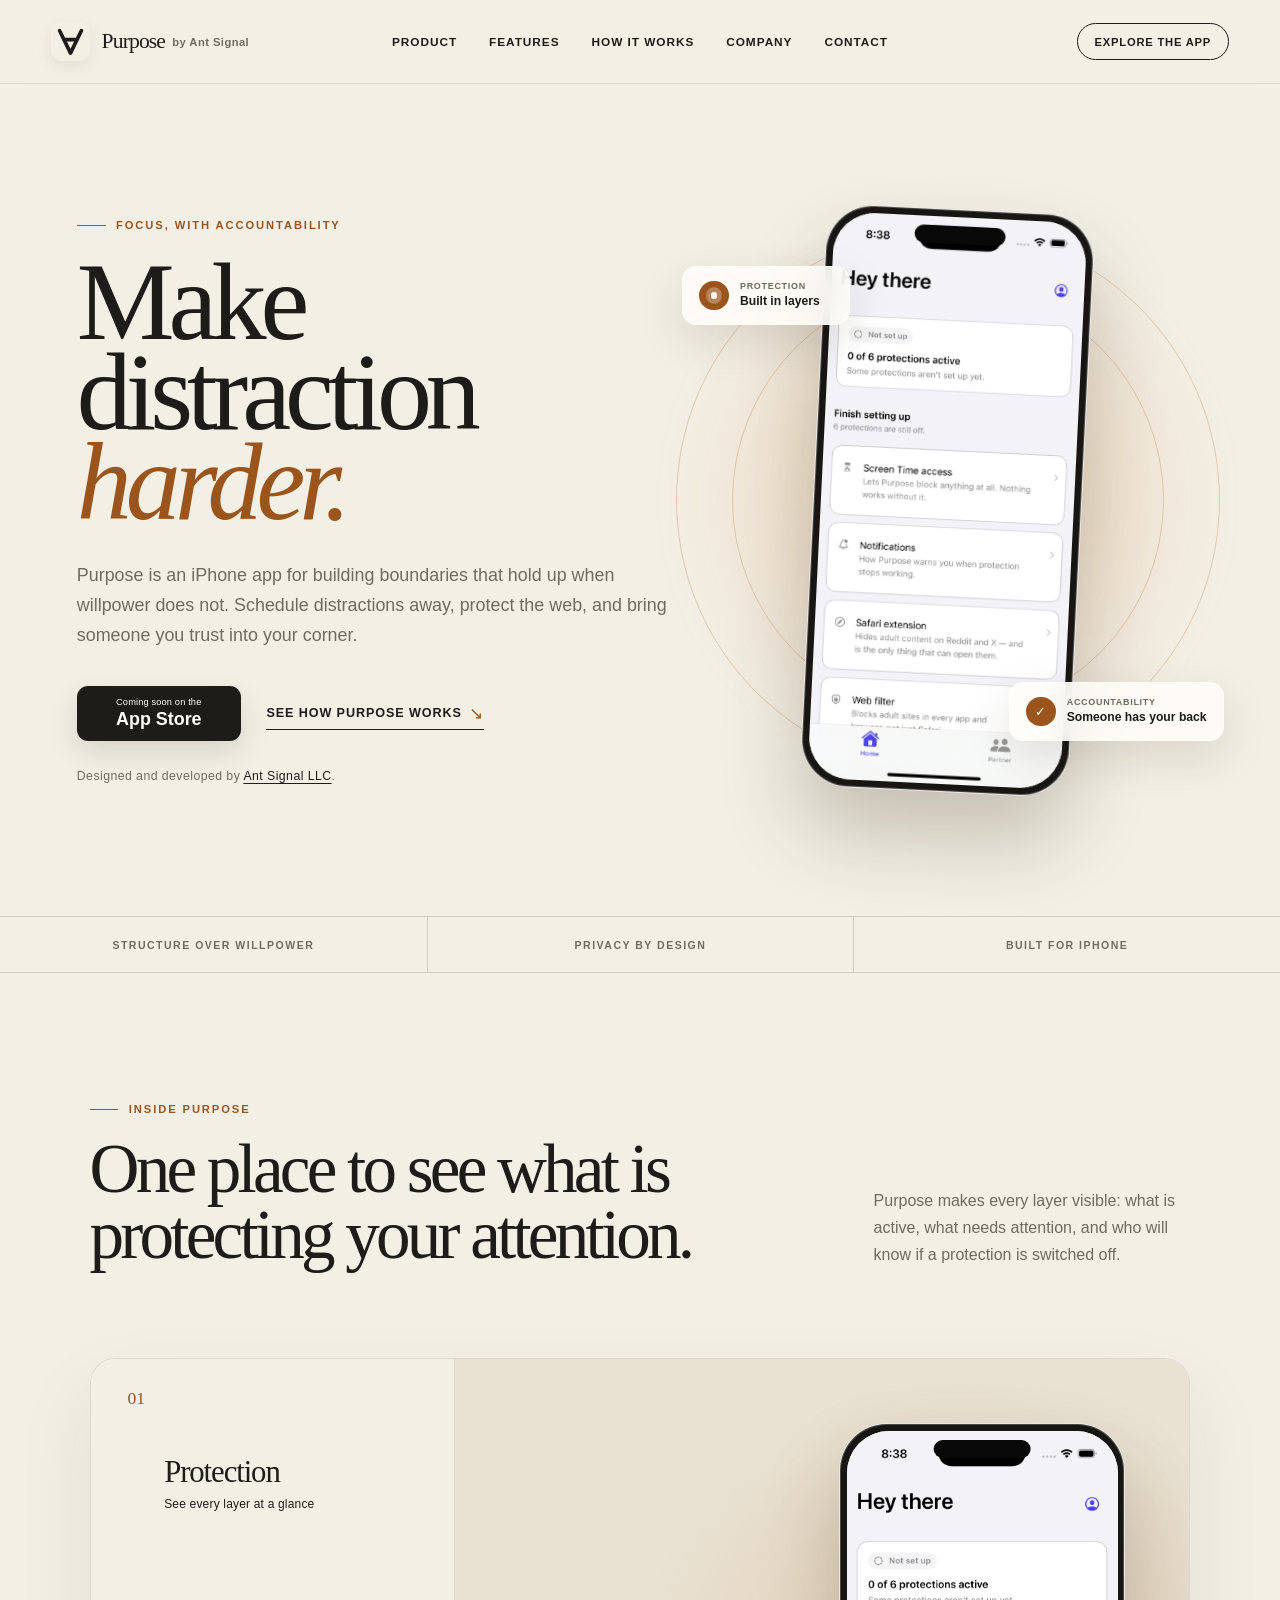
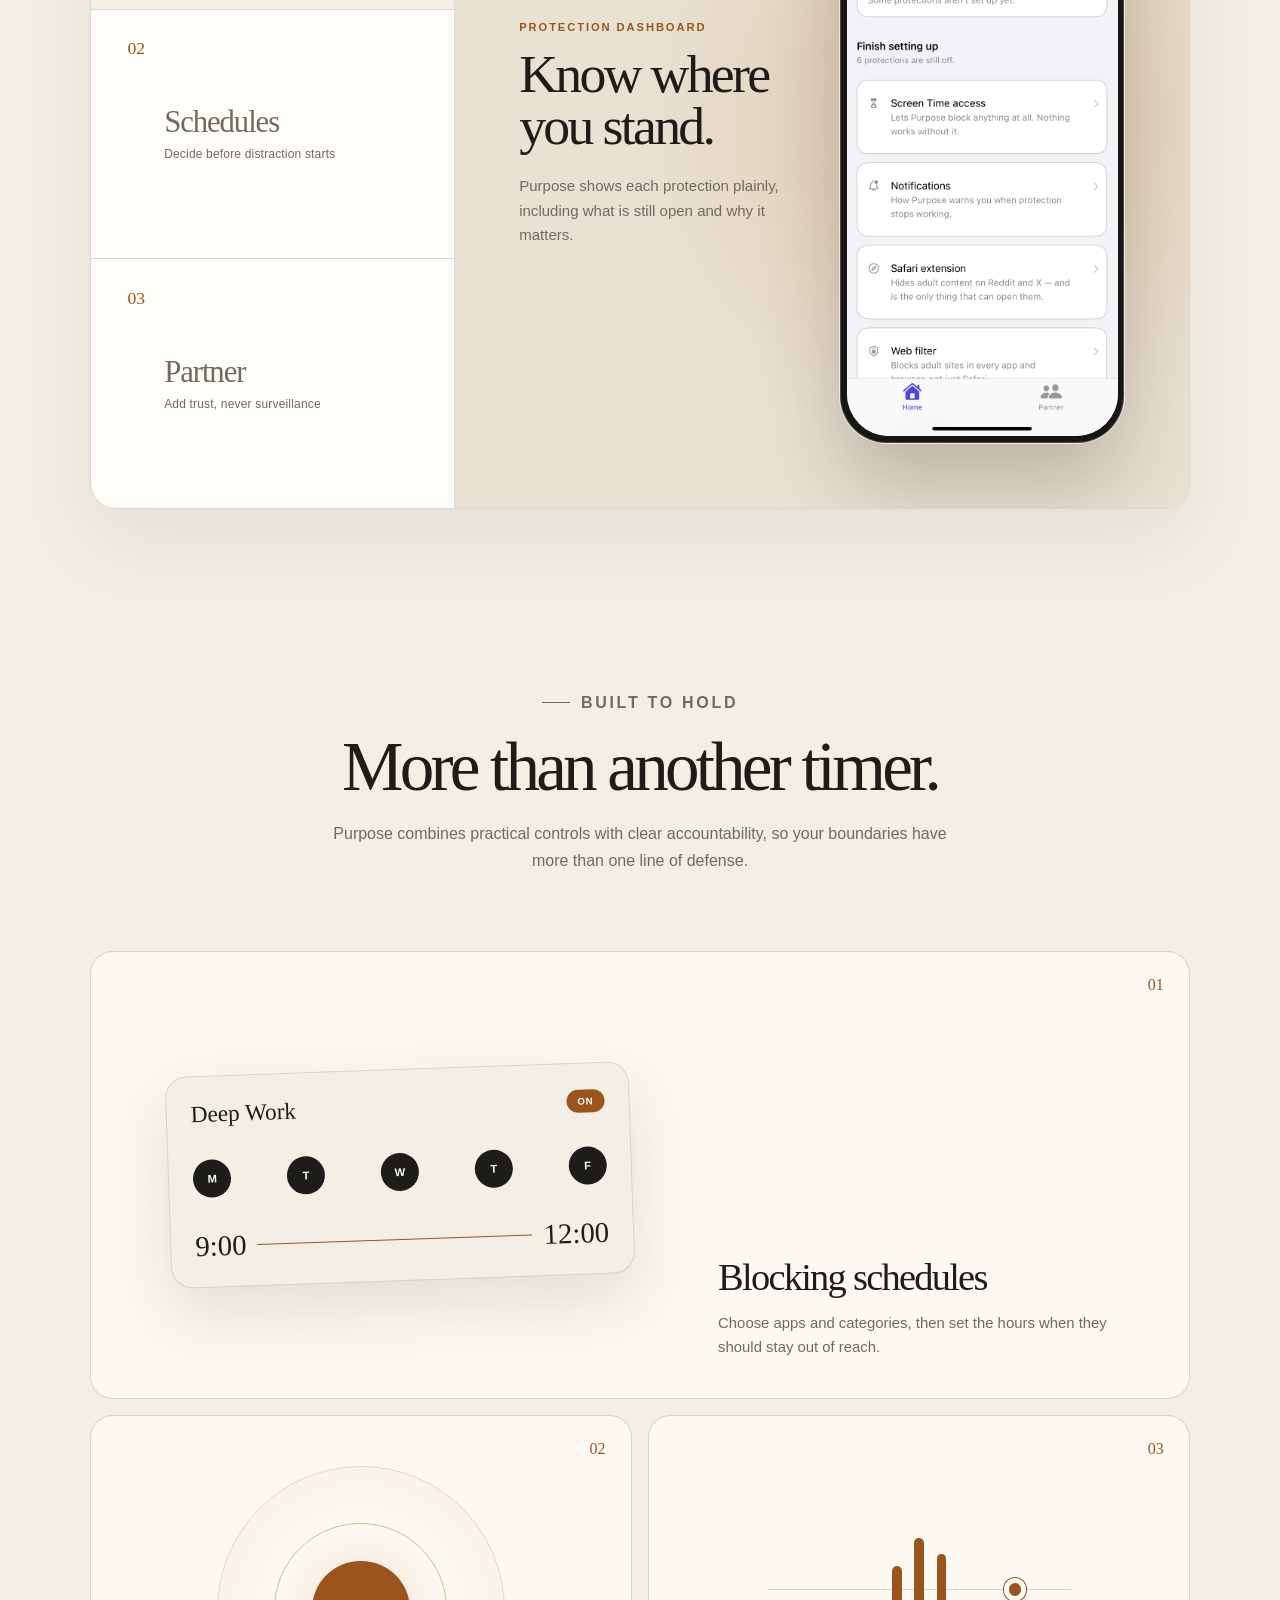
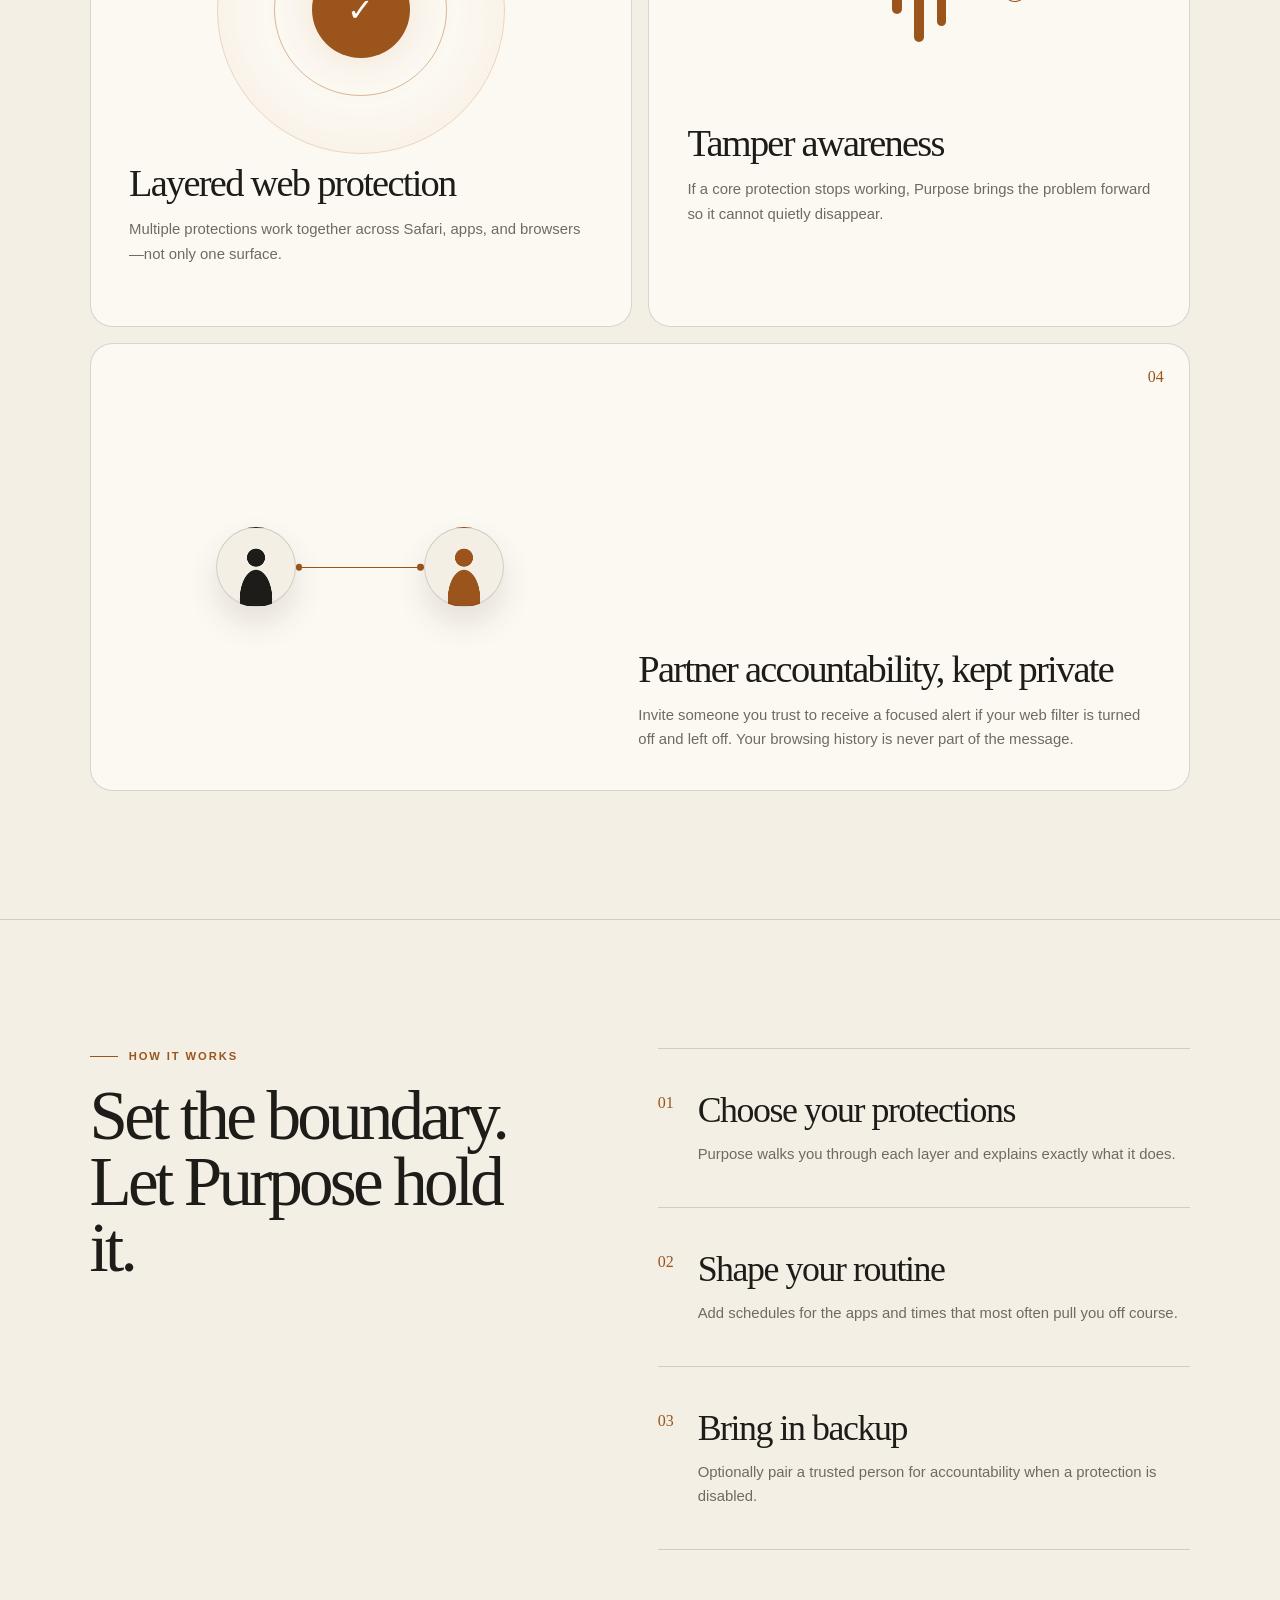
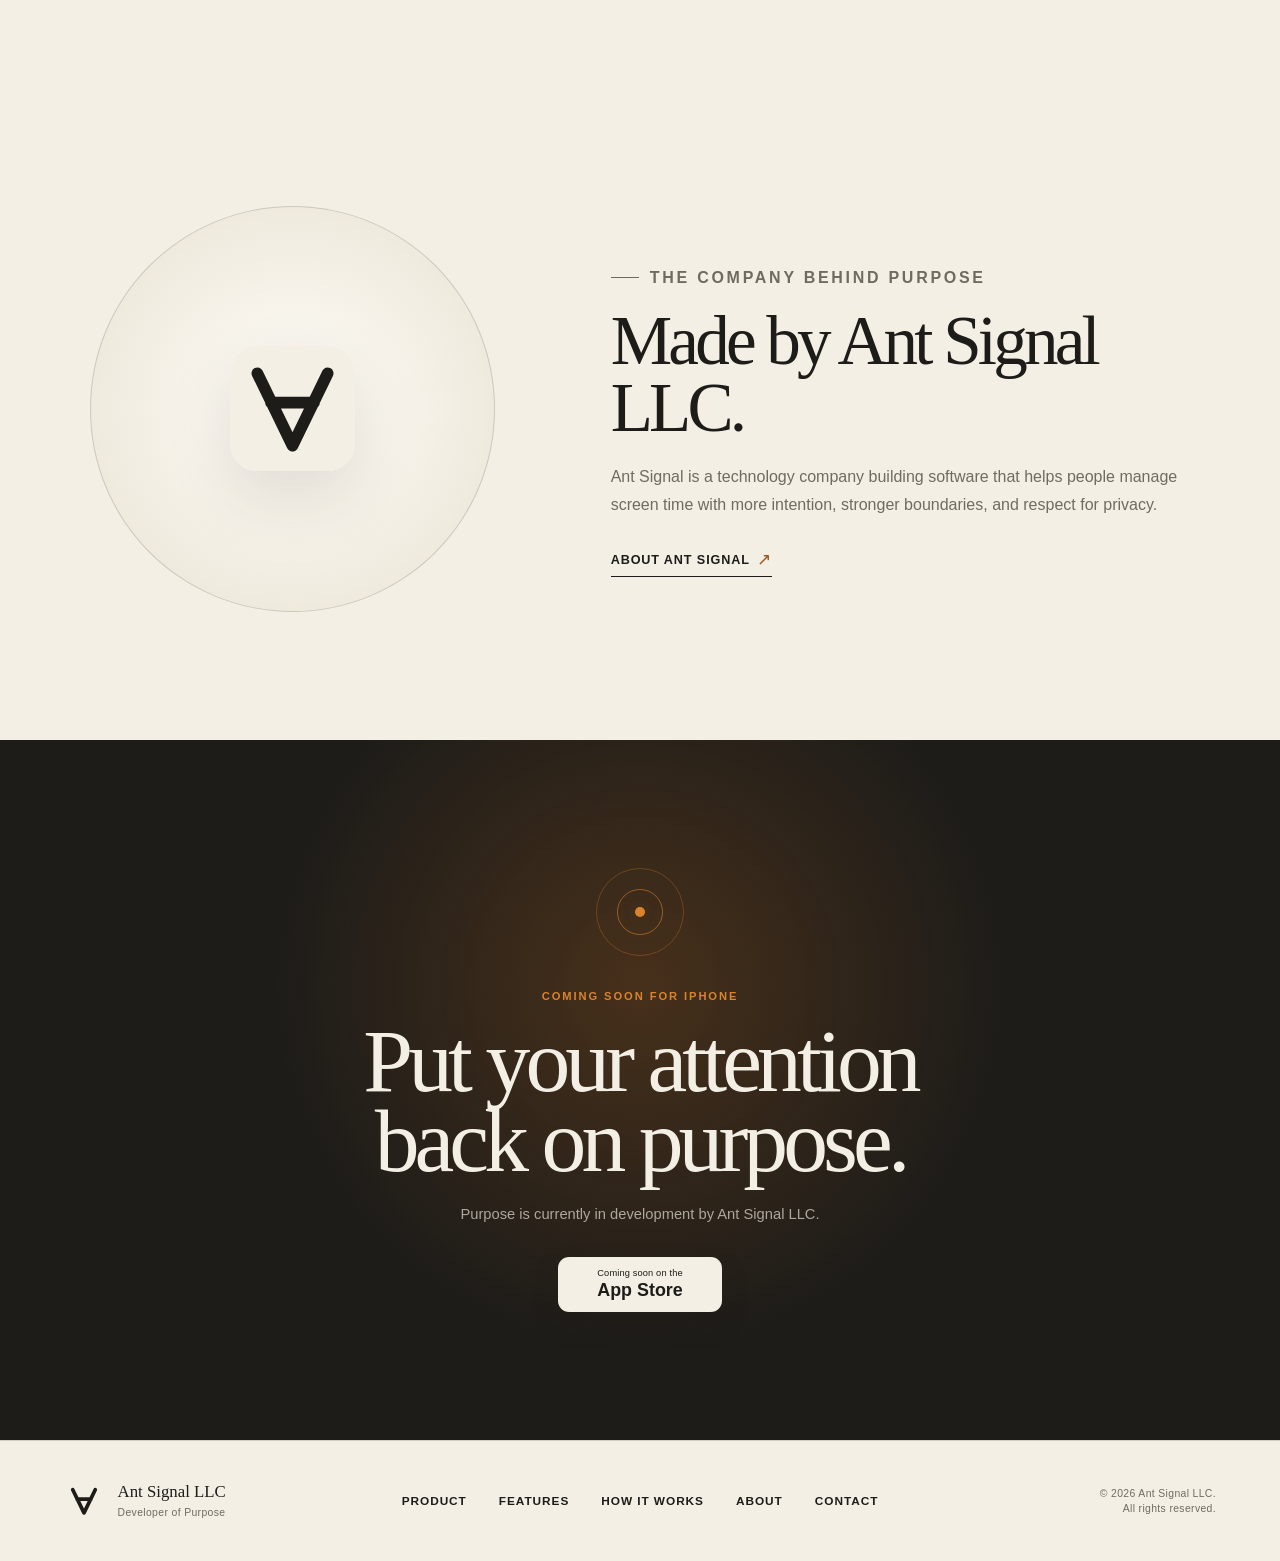
<file: index.html>
<!doctype html>
<html lang="en">
  <head>
    <meta charset="utf-8">
    <meta name="viewport" content="width=device-width, initial-scale=1">
    <meta name="referrer" content="strict-origin-when-cross-origin">
    <meta
      http-equiv="Content-Security-Policy"
      content="default-src 'self'; base-uri 'none'; connect-src 'none'; font-src 'self'; form-action 'none'; frame-ancestors 'none'; frame-src 'none'; img-src 'self' data:; object-src 'none'; script-src 'self' 'unsafe-inline'; style-src 'self'; upgrade-insecure-requests"
    >

    <title>Purpose — Make distraction harder</title>
    <meta
      name="description"
      content="Purpose is an accountability and focus app for iPhone, designed and developed by Ant Signal LLC. Build stronger boundaries with schedules, layered web protection, and a trusted partner."
    >
    <meta name="robots" content="index, follow">
    <meta name="theme-color" content="#f3efe5">
    <link rel="icon" href="favicon.svg" type="image/svg+xml" sizes="any">
    <link rel="canonical" href="https://antsignal.com/">

    <meta property="og:type" content="website">
    <meta property="og:site_name" content="Ant Signal">
    <meta property="og:title" content="Purpose — Make distraction harder">
    <meta
      property="og:description"
      content="A focused, accountable way to build stronger digital boundaries on iPhone."
    >
    <meta property="og:url" content="https://antsignal.com/">
    <meta property="og:image" content="https://antsignal.com/assets/purpose-social-card.png">
    <meta property="og:image:alt" content="Purpose by Ant Signal — Make distraction harder">
    <meta name="twitter:card" content="summary_large_image">
    <meta name="twitter:title" content="Purpose — Make distraction harder">
    <meta
      name="twitter:description"
      content="A focused, accountable way to build stronger digital boundaries on iPhone."
    >
    <meta name="twitter:image" content="https://antsignal.com/assets/purpose-social-card.png">

    <script type="application/ld+json">
      {
        "@context": "https://schema.org",
        "@graph": [
          {
            "@type": "Organization",
            "@id": "https://antsignal.com/#organization",
            "name": "Ant Signal LLC",
            "url": "https://antsignal.com/",
            "logo": "https://antsignal.com/assets/ant-signal-icon.svg",
            "address": {
              "@type": "PostalAddress",
              "streetAddress": "5900 Balcones Dr Ste 100",
              "addressLocality": "Austin",
              "addressRegion": "TX",
              "postalCode": "78731",
              "addressCountry": "US"
            },
            "founder": [
              { "@type": "Person", "name": "Ahmad Shafaat Ahsen", "jobTitle": "CEO" },
              { "@type": "Person", "name": "Manaf Asif", "jobTitle": "CTO" }
            ]
          },
          {
            "@type": "SoftwareApplication",
            "@id": "https://antsignal.com/#purpose",
            "name": "Purpose",
            "applicationCategory": "ProductivityApplication",
            "operatingSystem": "iOS",
            "description": "An accountability and focus app that helps people build stronger digital boundaries.",
            "author": { "@id": "https://antsignal.com/#organization" },
            "url": "https://antsignal.com/#product"
          },
          {
            "@type": "WebSite",
            "@id": "https://antsignal.com/#website",
            "url": "https://antsignal.com/",
            "name": "Purpose by Ant Signal",
            "publisher": { "@id": "https://antsignal.com/#organization" }
          }
        ]
      }
    </script>

    <link rel="stylesheet" href="styles.css?v=6">
    <script src="script.js?v=3" defer></script>
  </head>
  <body>
    <a class="skip-link" href="#main-content">Skip to content</a>

    <header class="site-header">
      <a class="brand" href="./" aria-label="Purpose by Ant Signal, home">
        <img src="assets/ant-signal-icon.svg" width="42" height="42" alt="">
        <span class="brand__product">Purpose</span>
        <span class="brand__company">by Ant Signal</span>
      </a>

      <nav class="site-nav" aria-label="Primary navigation">
        <a href="#product">Product</a>
        <a href="#features">Features</a>
        <a href="#how-it-works">How it works</a>
        <a href="#company">Company</a>
        <a href="contact/">Contact</a>
      </nav>

      <a class="nav-cta" href="#product">Explore the app</a>
    </header>

    <main id="main-content">
      <section class="hero" aria-labelledby="hero-title">
        <div class="hero__copy">
          <p class="eyebrow"><span></span> Focus, with accountability</p>
          <h1 id="hero-title">Make distraction<br><em>harder.</em></h1>
          <p class="hero__intro">
            Purpose is an iPhone app for building boundaries that hold up when willpower
            does not. Schedule distractions away, protect the web, and bring someone you
            trust into your corner.
          </p>
          <div class="hero__actions">
            <span class="app-store-button" aria-label="Purpose is coming soon on the App Store">
              <span><small>Coming soon on the</small>App Store</span>
            </span>
            <a class="text-link" href="#product">See how Purpose works <span aria-hidden="true">↘</span></a>
          </div>
          <p class="company-note">
            Designed and developed by <a href="about/">Ant Signal LLC</a>.
          </p>
        </div>

        <div class="hero__visual" aria-label="Purpose app preview">
          <div class="signal-orbit signal-orbit--one" aria-hidden="true"></div>
          <div class="signal-orbit signal-orbit--two" aria-hidden="true"></div>
          <div class="phone phone--hero">
            <div class="phone__screen">
              <img
                src="assets/screenshots/purpose-protection.png"
                alt="Purpose protection dashboard showing the setup status of Screen Time, notifications, and Safari protection"
                width="736"
                height="1600"
              >
            </div>
          </div>
          <div class="status-float status-float--top" aria-hidden="true">
            <span class="status-dot"></span>
            <span><small>Protection</small>Built in layers</span>
          </div>
          <div class="status-float status-float--bottom" aria-hidden="true">
            <span class="status-icon">✓</span>
            <span><small>Accountability</small>Someone has your back</span>
          </div>
        </div>
      </section>

      <div class="principle-strip" aria-label="Purpose principles">
        <p>Structure over willpower</p>
        <p>Privacy by design</p>
        <p>Built for iPhone</p>
      </div>

      <section class="product-section" id="product" aria-labelledby="product-title">
        <div class="section-heading section-heading--split">
          <div>
            <p class="eyebrow"><span></span> Inside Purpose</p>
            <h2 id="product-title">One place to see what is protecting your attention.</h2>
          </div>
          <p>
            Purpose makes every layer visible: what is active, what needs attention, and
            who will know if a protection is switched off.
          </p>
        </div>

        <div class="showcase" data-tabs>
          <div class="showcase__tabs" role="tablist" aria-label="Purpose app screens">
            <button
              id="tab-protection"
              class="showcase-tab"
              type="button"
              role="tab"
              aria-selected="true"
              aria-controls="panel-protection"
              tabindex="0"
            >
              <span class="showcase-tab__number">01</span>
              <span><strong>Protection</strong><small>See every layer at a glance</small></span>
            </button>
            <button
              id="tab-schedules"
              class="showcase-tab"
              type="button"
              role="tab"
              aria-selected="false"
              aria-controls="panel-schedules"
              tabindex="-1"
            >
              <span class="showcase-tab__number">02</span>
              <span><strong>Schedules</strong><small>Decide before distraction starts</small></span>
            </button>
            <button
              id="tab-partner"
              class="showcase-tab"
              type="button"
              role="tab"
              aria-selected="false"
              aria-controls="panel-partner"
              tabindex="-1"
            >
              <span class="showcase-tab__number">03</span>
              <span><strong>Partner</strong><small>Add trust, never surveillance</small></span>
            </button>
          </div>

          <div class="showcase__stage">
            <article
              id="panel-protection"
              class="showcase-panel"
              role="tabpanel"
              aria-labelledby="tab-protection"
              tabindex="0"
            >
              <div class="showcase-panel__copy">
                <p class="label">Protection dashboard</p>
                <h3>Know where you stand.</h3>
                <p>Purpose shows each protection plainly, including what is still open and why it matters.</p>
              </div>
              <div class="phone phone--showcase">
                <div class="phone__screen">
                  <img
                    src="assets/screenshots/purpose-protection.png"
                    alt="Purpose dashboard listing available protection layers"
                    width="736"
                    height="1600"
                  >
                </div>
              </div>
            </article>

            <article
              id="panel-schedules"
              class="showcase-panel"
              role="tabpanel"
              aria-labelledby="tab-schedules"
              tabindex="0"
            >
              <div class="showcase-panel__copy">
                <p class="label">Blocking schedules</p>
                <h3>Make the decision once.</h3>
                <p>Choose the apps, days, and hours. Purpose applies the boundary when the moment arrives.</p>
              </div>
              <div class="phone phone--showcase">
                <div class="phone__screen">
                  <img
                    src="assets/screenshots/purpose-schedules.png"
                    alt="Purpose schedule editor for choosing blocking times and apps"
                    width="736"
                    height="1600"
                  >
                </div>
              </div>
            </article>

            <article
              id="panel-partner"
              class="showcase-panel"
              role="tabpanel"
              aria-labelledby="tab-partner"
              tabindex="0"
            >
              <div class="showcase-panel__copy">
                <p class="label">Accountability partner</p>
                <h3>Support without surveillance.</h3>
                <p>Your partner can be alerted if the filter is disabled. Purpose never tells them what you browse.</p>
              </div>
              <div class="phone phone--showcase">
                <div class="phone__screen">
                  <img
                    src="assets/screenshots/purpose-partner.png"
                    alt="Purpose partner screen explaining private accountability alerts"
                    width="736"
                    height="1600"
                  >
                </div>
              </div>
            </article>
          </div>
        </div>
      </section>

      <section class="features-section" id="features" aria-labelledby="features-title">
        <div class="section-heading section-heading--centered">
          <p class="eyebrow"><span></span> Built to hold</p>
          <h2 id="features-title">More than another timer.</h2>
          <p>Purpose combines practical controls with clear accountability, so your boundaries have more than one line of defense.</p>
        </div>

        <div class="feature-grid">
          <article class="feature-card feature-card--large">
            <span class="feature-card__number">01</span>
            <div class="feature-card__art schedule-art" aria-hidden="true">
              <div class="schedule-art__header"><span>Deep Work</span><span>On</span></div>
              <div class="schedule-art__days">
                <span>M</span><span>T</span><span>W</span><span>T</span><span>F</span>
              </div>
              <div class="schedule-art__time"><span>9:00</span><i></i><span>12:00</span></div>
            </div>
            <div>
              <h3>Blocking schedules</h3>
              <p>Choose apps and categories, then set the hours when they should stay out of reach.</p>
            </div>
          </article>

          <article class="feature-card">
            <span class="feature-card__number">02</span>
            <div class="feature-card__art shield-art" aria-hidden="true">
              <span class="shield-art__outer"></span>
              <span class="shield-art__inner"></span>
              <span class="shield-art__core">✓</span>
            </div>
            <div>
              <h3>Layered web protection</h3>
              <p>Multiple protections work together across Safari, apps, and browsers—not only one surface.</p>
            </div>
          </article>

          <article class="feature-card">
            <span class="feature-card__number">03</span>
            <div class="feature-card__art pulse-art" aria-hidden="true">
              <span></span><span></span><span></span>
              <i></i>
            </div>
            <div>
              <h3>Tamper awareness</h3>
              <p>If a core protection stops working, Purpose brings the problem forward so it cannot quietly disappear.</p>
            </div>
          </article>

          <article class="feature-card feature-card--wide">
            <span class="feature-card__number">04</span>
            <div class="feature-card__art partner-art" aria-hidden="true">
              <span class="partner-art__person partner-art__person--one"></span>
              <i></i>
              <span class="partner-art__person partner-art__person--two"></span>
            </div>
            <div>
              <h3>Partner accountability, kept private</h3>
              <p>Invite someone you trust to receive a focused alert if your web filter is turned off and left off. Your browsing history is never part of the message.</p>
            </div>
          </article>
        </div>
      </section>

      <section class="steps-section" id="how-it-works" aria-labelledby="steps-title">
        <div class="steps-intro">
          <p class="eyebrow"><span></span> How it works</p>
          <h2 id="steps-title">Set the boundary.<br>Let Purpose hold it.</h2>
        </div>

        <ol class="steps-list">
          <li>
            <span class="steps-list__number">01</span>
            <div><h3>Choose your protections</h3><p>Purpose walks you through each layer and explains exactly what it does.</p></div>
          </li>
          <li>
            <span class="steps-list__number">02</span>
            <div><h3>Shape your routine</h3><p>Add schedules for the apps and times that most often pull you off course.</p></div>
          </li>
          <li>
            <span class="steps-list__number">03</span>
            <div><h3>Bring in backup</h3><p>Optionally pair a trusted person for accountability when a protection is disabled.</p></div>
          </li>
        </ol>
      </section>

      <section class="company-section" id="company" aria-labelledby="company-title">
        <div class="company-section__mark" aria-hidden="true">
          <img src="assets/ant-signal-icon.svg" width="96" height="96" alt="">
        </div>
        <div>
          <p class="eyebrow"><span></span> The company behind Purpose</p>
          <h2 id="company-title">Made by Ant Signal LLC.</h2>
          <p>
            Ant Signal is a technology company building software that helps people manage
            screen time with more intention, stronger boundaries, and respect for privacy.
          </p>
          <a class="text-link" href="about/">About Ant Signal <span aria-hidden="true">↗</span></a>
        </div>
      </section>

      <section class="closing" aria-labelledby="closing-title">
        <div class="signal" aria-hidden="true">
          <span class="signal__ring signal__ring--outer"></span>
          <span class="signal__ring signal__ring--inner"></span>
          <span class="signal__core"></span>
        </div>
        <p class="eyebrow">Coming soon for iPhone</p>
        <h2 id="closing-title">Put your attention<br>back on purpose.</h2>
        <p>Purpose is currently in development by Ant Signal LLC.</p>
        <span class="app-store-button app-store-button--light" aria-label="Purpose is coming soon on the App Store">
          <span><small>Coming soon on the</small>App Store</span>
        </span>
      </section>
    </main>

    <footer class="site-footer">
      <div class="footer-brand">
        <img src="assets/ant-signal-icon.svg" width="48" height="48" alt="">
        <div><strong>Ant Signal LLC</strong><span>Developer of Purpose</span></div>
      </div>
      <nav class="footer-nav" aria-label="Footer navigation">
        <a href="#product">Product</a>
        <a href="#features">Features</a>
        <a href="#how-it-works">How it works</a>
        <a href="about/">About</a>
        <a href="contact/">Contact</a>
      </nav>
      <p class="footer-legal">&copy; 2026 Ant Signal LLC.<br>All rights reserved.</p>
    </footer>
  </body>
</html>
</file>
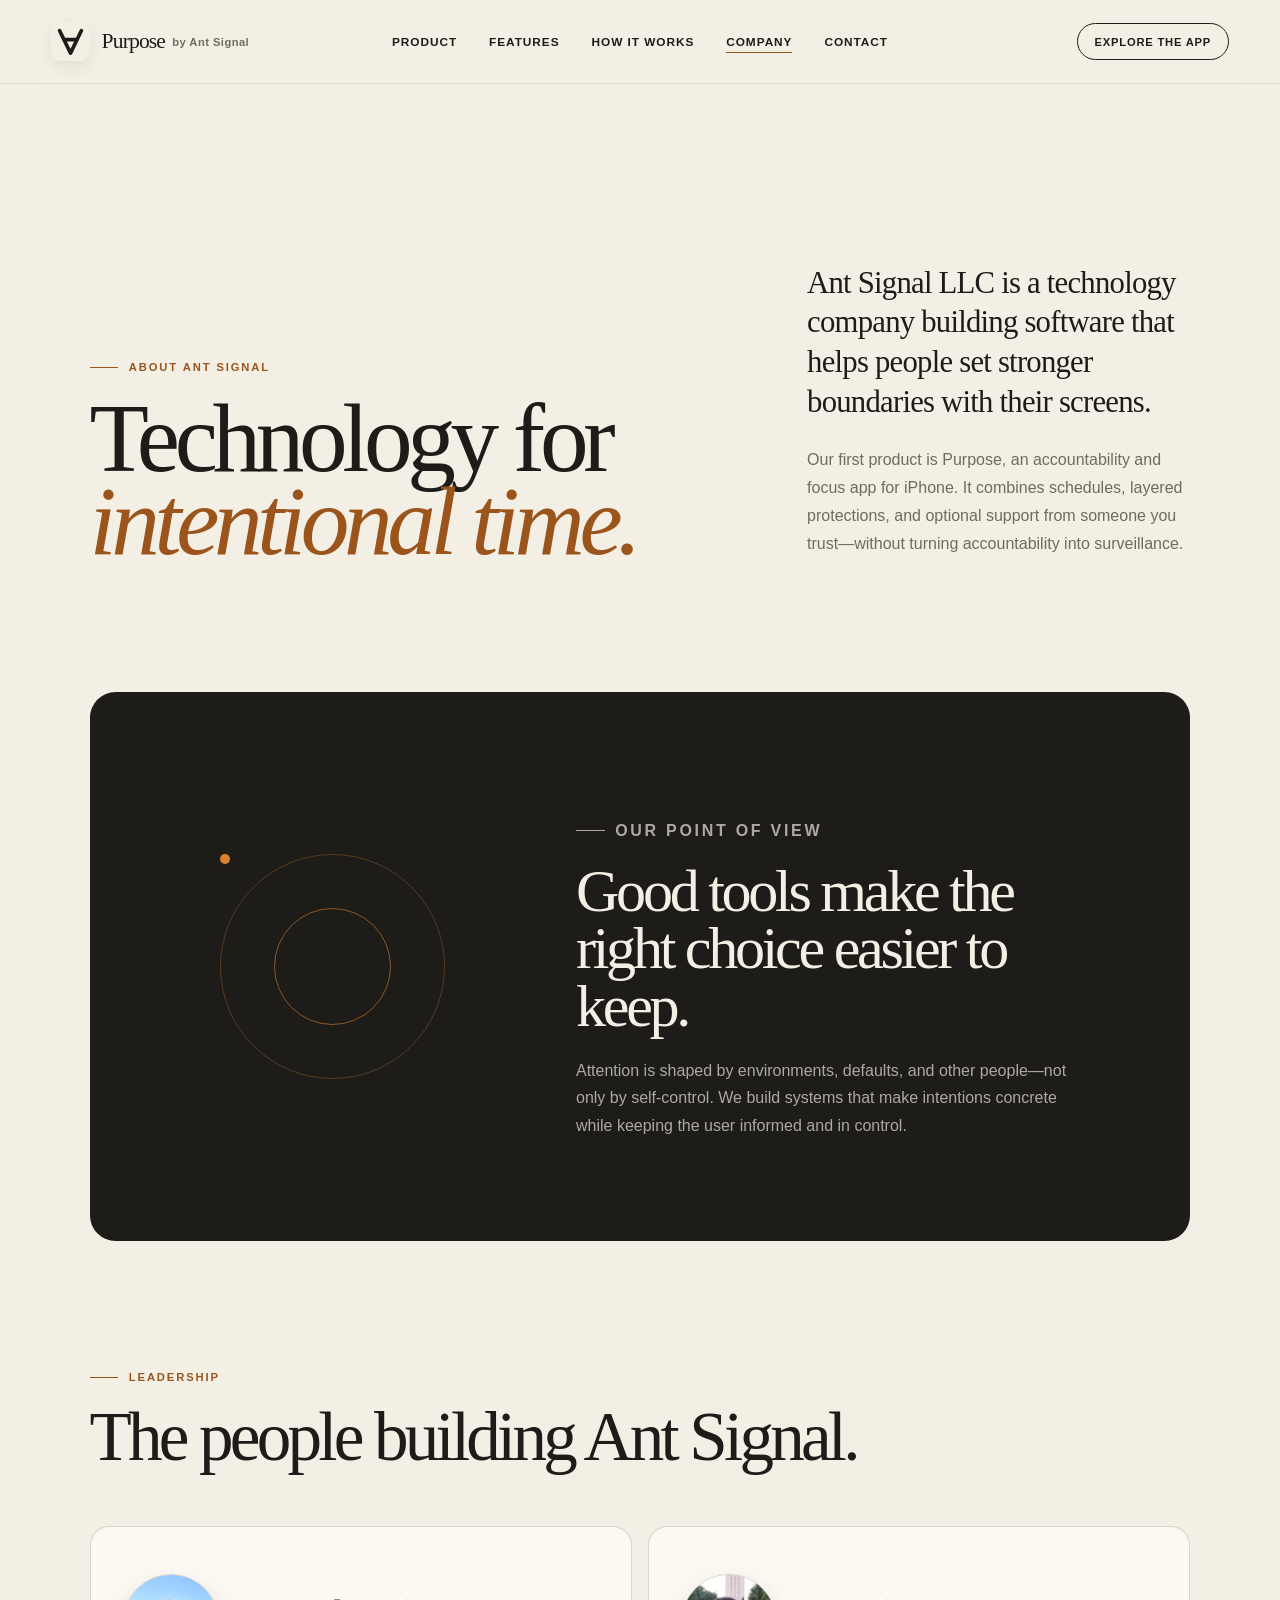
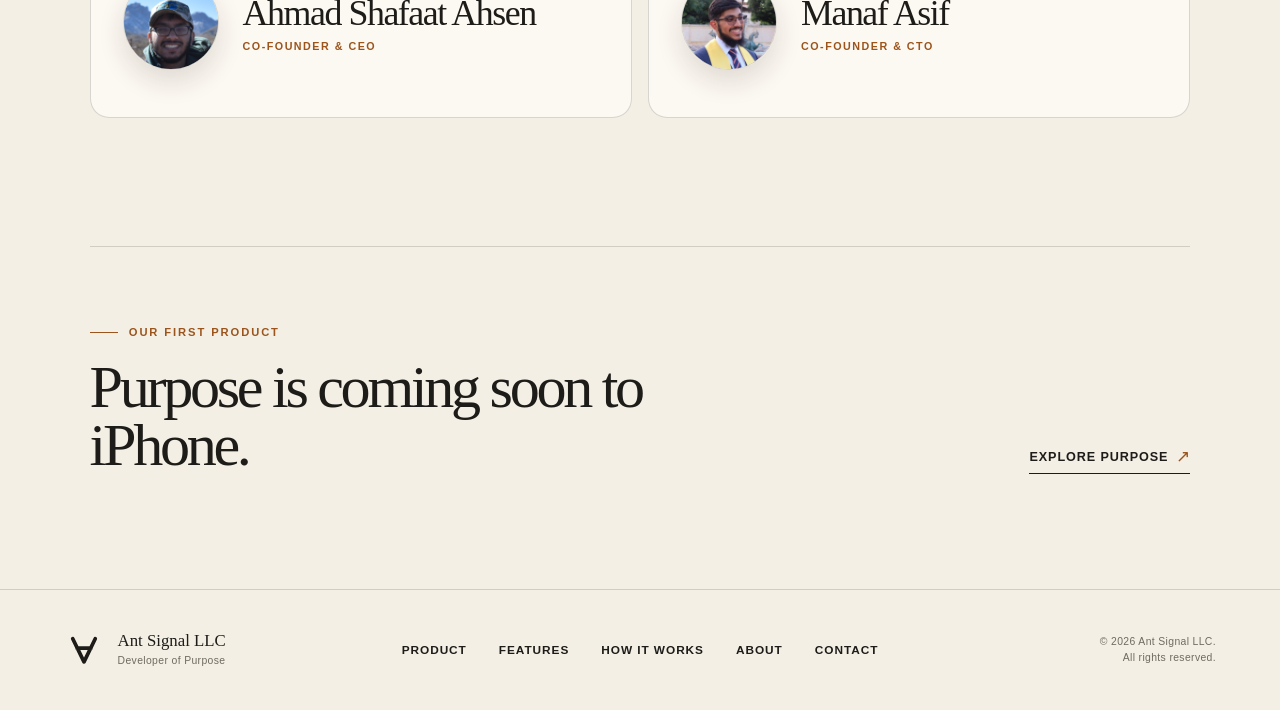
<file: about/index.html>
<!doctype html>
<html lang="en">
  <head>
    <meta charset="utf-8">
    <meta name="viewport" content="width=device-width, initial-scale=1">
    <meta name="referrer" content="strict-origin-when-cross-origin">
    <meta
      http-equiv="Content-Security-Policy"
      content="default-src 'self'; base-uri 'none'; connect-src 'none'; font-src 'self'; form-action 'none'; frame-ancestors 'none'; frame-src 'none'; img-src 'self' data:; object-src 'none'; script-src 'none'; style-src 'self'; upgrade-insecure-requests"
    >

    <title>About Ant Signal LLC</title>
    <meta
      name="description"
      content="Ant Signal LLC is the technology company behind Purpose, an accountability and focus app for iPhone."
    >
    <meta name="robots" content="index, follow">
    <meta name="theme-color" content="#f3efe5">
    <link rel="icon" href="../favicon.svg" type="image/svg+xml" sizes="any">
    <link rel="canonical" href="https://antsignal.com/about/">

    <meta property="og:type" content="website">
    <meta property="og:site_name" content="Ant Signal">
    <meta property="og:title" content="About Ant Signal LLC">
    <meta
      property="og:description"
      content="The technology company behind Purpose, an accountability and focus app for iPhone."
    >
    <meta property="og:url" content="https://antsignal.com/about/">
    <meta property="og:image" content="https://antsignal.com/assets/purpose-social-card.png">
    <meta property="og:image:alt" content="Purpose by Ant Signal — Make distraction harder">
    <meta name="twitter:card" content="summary_large_image">

    <link rel="stylesheet" href="../styles.css?v=6">
  </head>
  <body>
    <a class="skip-link" href="#main-content">Skip to content</a>

    <header class="site-header">
      <a class="brand" href="../" aria-label="Purpose by Ant Signal, home">
        <img src="../assets/ant-signal-icon.svg" width="42" height="42" alt="">
        <span class="brand__product">Purpose</span>
        <span class="brand__company">by Ant Signal</span>
      </a>

      <nav class="site-nav" aria-label="Primary navigation">
        <a href="../#product">Product</a>
        <a href="../#features">Features</a>
        <a href="../#how-it-works">How it works</a>
        <a href="./" aria-current="page">Company</a>
        <a href="../contact/">Contact</a>
      </nav>

      <a class="nav-cta" href="../#product">Explore the app</a>
    </header>

    <main id="main-content" class="about-page">
      <section class="about-hero" aria-labelledby="about-title">
        <div>
          <p class="eyebrow"><span></span> About Ant Signal</p>
          <h1 id="about-title">Technology for<br><em>intentional time.</em></h1>
        </div>
        <div class="about-hero__copy">
          <p class="about-hero__lead">
            Ant Signal LLC is a technology company building software that helps people
            set stronger boundaries with their screens.
          </p>
          <p>
            Our first product is Purpose, an accountability and focus app for iPhone.
            It combines schedules, layered protections, and optional support from someone
            you trust—without turning accountability into surveillance.
          </p>
        </div>
      </section>

      <section class="mission" aria-labelledby="mission-title">
        <div class="mission__mark" aria-hidden="true">
          <span class="signal__ring signal__ring--outer"></span>
          <span class="signal__ring signal__ring--inner"></span>
          <span class="signal__core"></span>
        </div>
        <div>
          <p class="eyebrow"><span></span> Our point of view</p>
          <h2 id="mission-title">Good tools make the right choice easier to keep.</h2>
          <p>
            Attention is shaped by environments, defaults, and other people—not only by
            self-control. We build systems that make intentions concrete while keeping the
            user informed and in control.
          </p>
        </div>
      </section>

      <section class="leadership-section" aria-labelledby="leadership-title">
        <div class="section-heading">
          <p class="eyebrow"><span></span> Leadership</p>
          <h2 id="leadership-title">The people building Ant Signal.</h2>
        </div>
        <div class="leadership">
          <article class="leader-card">
            <img
              class="leader-card__photo"
              src="../assets/headshots/shafaat.jpg"
              width="800"
              height="800"
              alt="Portrait of Ahmad Shafaat Ahsen"
            >
            <div><h3>Ahmad Shafaat Ahsen</h3><p>Co-founder &amp; CEO</p></div>
          </article>
          <article class="leader-card">
            <img
              class="leader-card__photo"
              src="../assets/headshots/manaf.jpg"
              width="800"
              height="800"
              alt="Portrait of Manaf Asif"
            >
            <div><h3>Manaf Asif</h3><p>Co-founder &amp; CTO</p></div>
          </article>
        </div>
      </section>

      <section class="about-product" aria-labelledby="about-product-title">
        <div>
          <p class="eyebrow"><span></span> Our first product</p>
          <h2 id="about-product-title">Purpose is coming soon to iPhone.</h2>
        </div>
        <a class="text-link" href="../#product">Explore Purpose <span aria-hidden="true">↗</span></a>
      </section>
    </main>

    <footer class="site-footer">
      <div class="footer-brand">
        <img src="../assets/ant-signal-icon.svg" width="48" height="48" alt="">
        <div><strong>Ant Signal LLC</strong><span>Developer of Purpose</span></div>
      </div>
      <nav class="footer-nav" aria-label="Footer navigation">
        <a href="../#product">Product</a>
        <a href="../#features">Features</a>
        <a href="../#how-it-works">How it works</a>
        <a href="./" aria-current="page">About</a>
        <a href="../contact/">Contact</a>
      </nav>
      <p class="footer-legal">&copy; 2026 Ant Signal LLC.<br>All rights reserved.</p>
    </footer>
  </body>
</html>
</file>
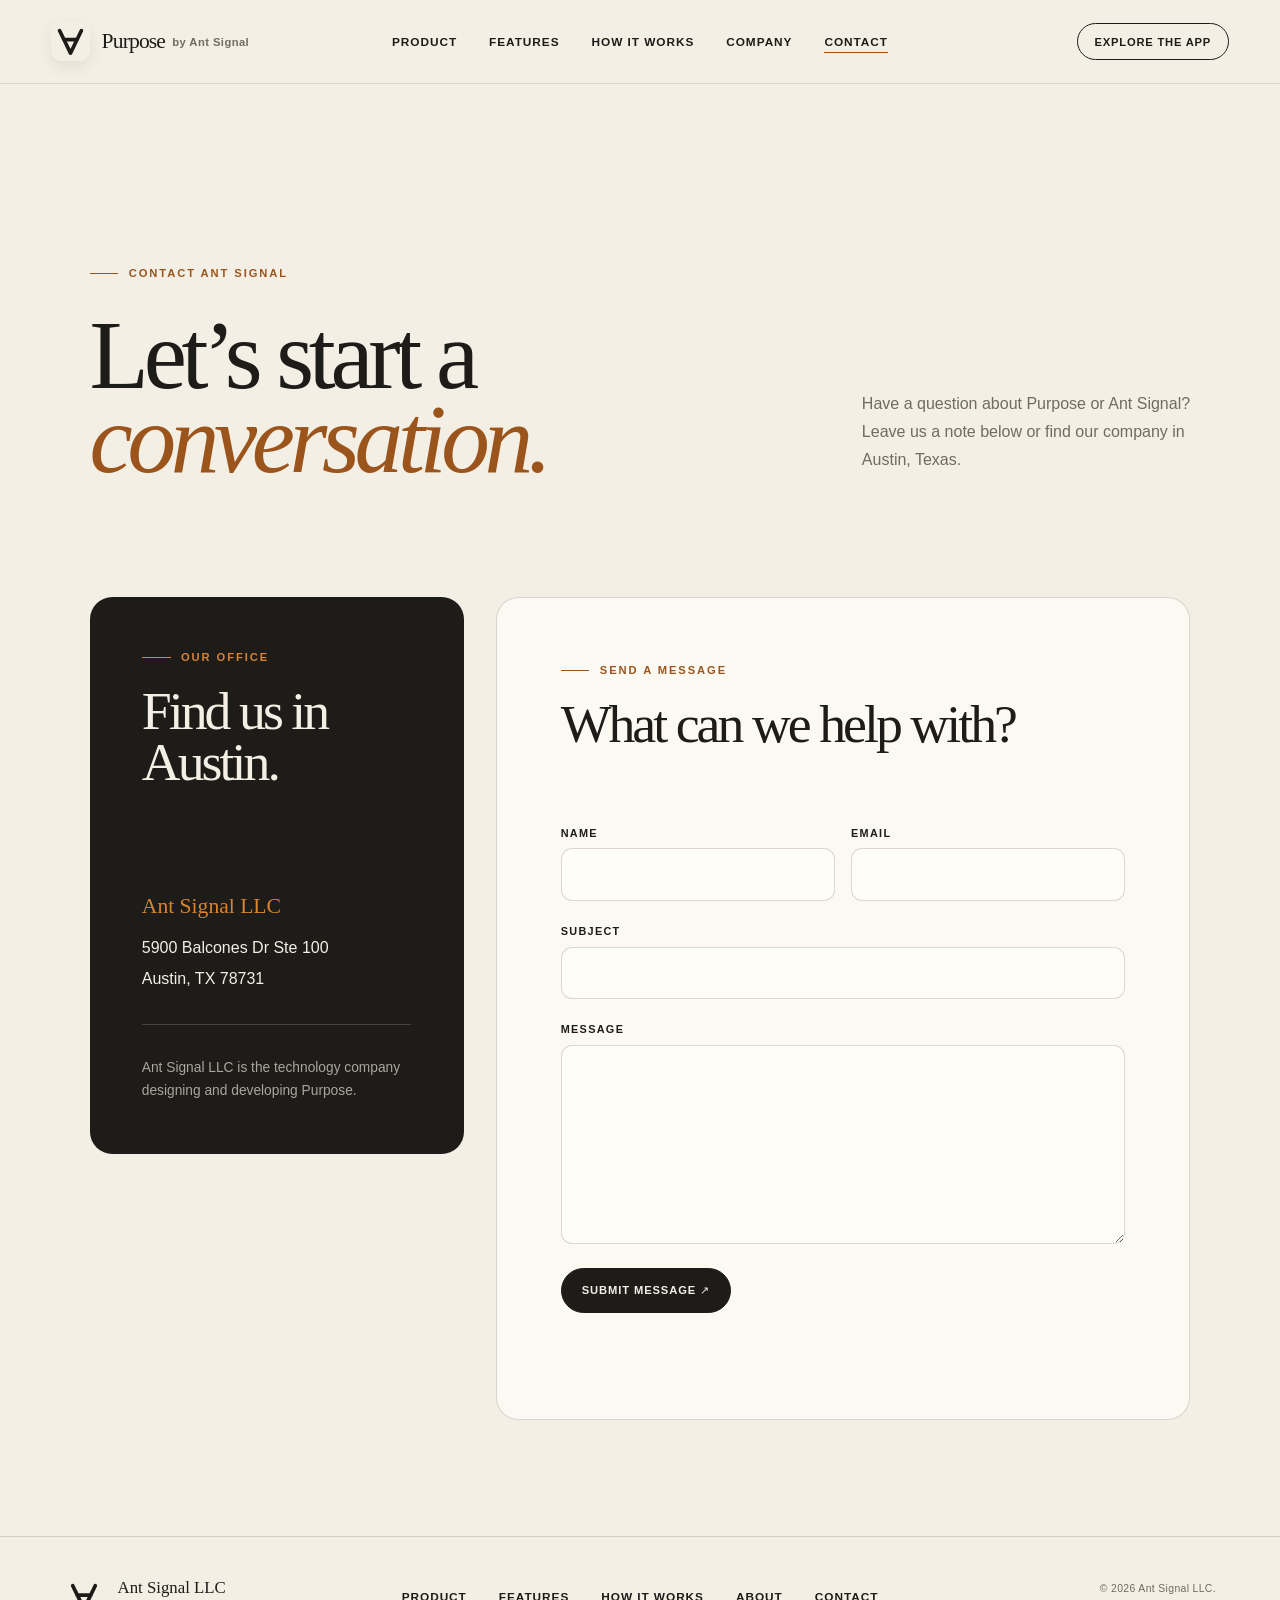
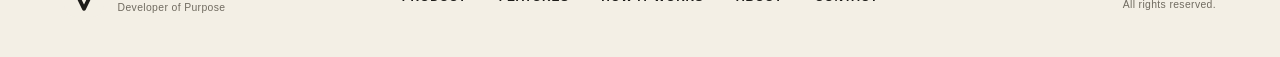
<file: contact/index.html>
<!doctype html>
<html lang="en">
  <head>
    <meta charset="utf-8">
    <meta name="viewport" content="width=device-width, initial-scale=1">
    <meta name="referrer" content="strict-origin-when-cross-origin">
    <meta
      http-equiv="Content-Security-Policy"
      content="default-src 'self'; base-uri 'none'; connect-src 'none'; font-src 'self'; form-action 'none'; frame-ancestors 'none'; frame-src 'none'; img-src 'self' data:; object-src 'none'; script-src 'self'; style-src 'self'; upgrade-insecure-requests"
    >

    <title>Contact Ant Signal LLC</title>
    <meta
      name="description"
      content="Contact Ant Signal LLC, the Austin-based technology company developing Purpose for iPhone."
    >
    <meta name="robots" content="index, follow">
    <meta name="theme-color" content="#f3efe5">
    <link rel="icon" href="../favicon.svg" type="image/svg+xml" sizes="any">
    <link rel="canonical" href="https://antsignal.com/contact/">

    <meta property="og:type" content="website">
    <meta property="og:site_name" content="Ant Signal">
    <meta property="og:title" content="Contact Ant Signal LLC">
    <meta
      property="og:description"
      content="Get in touch with the Austin-based technology company behind Purpose."
    >
    <meta property="og:url" content="https://antsignal.com/contact/">
    <meta property="og:image" content="https://antsignal.com/assets/purpose-social-card.png">
    <meta property="og:image:alt" content="Purpose by Ant Signal — Make distraction harder">
    <meta name="twitter:card" content="summary_large_image">

    <link rel="stylesheet" href="../styles.css?v=6">
    <script src="../contact.js?v=1" defer></script>
  </head>
  <body>
    <a class="skip-link" href="#main-content">Skip to content</a>

    <header class="site-header">
      <a class="brand" href="../" aria-label="Purpose by Ant Signal, home">
        <img src="../assets/ant-signal-icon.svg" width="42" height="42" alt="">
        <span class="brand__product">Purpose</span>
        <span class="brand__company">by Ant Signal</span>
      </a>

      <nav class="site-nav" aria-label="Primary navigation">
        <a href="../#product">Product</a>
        <a href="../#features">Features</a>
        <a href="../#how-it-works">How it works</a>
        <a href="../about/">Company</a>
        <a href="./" aria-current="page">Contact</a>
      </nav>

      <a class="nav-cta" href="../#product">Explore the app</a>
    </header>

    <main id="main-content" class="contact-page">
      <section class="contact-hero" aria-labelledby="contact-title">
        <p class="eyebrow"><span></span> Contact Ant Signal</p>
        <h1 id="contact-title">Let’s start a<br><em>conversation.</em></h1>
        <p>
          Have a question about Purpose or Ant Signal? Leave us a note below or
          find our company in Austin, Texas.
        </p>
      </section>

      <section class="contact-layout" aria-label="Contact information and message form">
        <aside class="contact-details" aria-labelledby="address-title">
          <p class="eyebrow"><span></span> Our office</p>
          <h2 id="address-title">Find us in Austin.</h2>
          <address>
            <strong>Ant Signal LLC</strong>
            <span>5900 Balcones Dr Ste 100</span>
            <span>Austin, TX 78731</span>
          </address>
          <p>
            Ant Signal LLC is the technology company designing and developing Purpose.
          </p>
        </aside>

        <div class="contact-form-panel">
          <div class="contact-form-panel__heading">
            <p class="eyebrow"><span></span> Send a message</p>
            <h2>What can we help with?</h2>
          </div>

          <form class="contact-form" data-contact-form>
            <div class="form-grid">
              <label class="form-field">
                <span>Name</span>
                <input type="text" name="name" autocomplete="name" required>
              </label>
              <label class="form-field">
                <span>Email</span>
                <input type="email" name="email" autocomplete="email" required>
              </label>
            </div>

            <label class="form-field">
              <span>Subject</span>
              <input type="text" name="subject" required>
            </label>

            <label class="form-field">
              <span>Message</span>
              <textarea name="message" rows="7" required></textarea>
            </label>

            <div class="contact-form__footer">
              <button type="submit">Submit message <span aria-hidden="true">↗</span></button>
            </div>
            <p class="form-status" data-form-status role="status" aria-live="polite"></p>
          </form>
        </div>
      </section>
    </main>

    <footer class="site-footer">
      <div class="footer-brand">
        <img src="../assets/ant-signal-icon.svg" width="48" height="48" alt="">
        <div><strong>Ant Signal LLC</strong><span>Developer of Purpose</span></div>
      </div>
      <nav class="footer-nav" aria-label="Footer navigation">
        <a href="../#product">Product</a>
        <a href="../#features">Features</a>
        <a href="../#how-it-works">How it works</a>
        <a href="../about/">About</a>
        <a href="./" aria-current="page">Contact</a>
      </nav>
      <p class="footer-legal">&copy; 2026 Ant Signal LLC.<br>All rights reserved.</p>
    </footer>
  </body>
</html>
</file>
<file: styles.css>
:root {
  color-scheme: light;
  --paper: #f3efe5;
  --paper-deep: #e9e2d3;
  --ink: #1d1c19;
  --muted: #706b60;
  --amber: #9b551c;
  --amber-bright: #d9832f;
  --amber-soft: rgba(185, 102, 31, 0.16);
  --line: rgba(29, 28, 25, 0.16);
  --white: #fffdf8;
  --shadow: 0 1.6rem 4rem rgba(55, 41, 20, 0.13);
  --serif: "Iowan Old Style", "Baskerville", "Times New Roman", serif;
  --sans: Inter, ui-sans-serif, -apple-system, BlinkMacSystemFont, "Segoe UI", sans-serif;
  font-family: var(--sans);
  font-synthesis: none;
  text-rendering: optimizeLegibility;
  scroll-behavior: smooth;
  scroll-padding-top: 7rem;
}

* {
  box-sizing: border-box;
}

html {
  min-width: 320px;
  min-height: 100%;
  background: var(--paper);
}

body {
  min-height: 100vh;
  margin: 0;
  overflow-x: hidden;
  color: var(--ink);
  background: var(--paper);
}

body::before {
  position: fixed;
  inset: 0;
  z-index: -1;
  pointer-events: none;
  content: "";
  opacity: 0.26;
  background-image:
    linear-gradient(rgba(29, 28, 25, 0.026) 1px, transparent 1px),
    linear-gradient(90deg, rgba(29, 28, 25, 0.026) 1px, transparent 1px);
  background-size: 4rem 4rem;
  mask-image: radial-gradient(circle at 52% 18%, black, transparent 68%);
}

img {
  display: block;
  max-width: 100%;
}

a {
  color: inherit;
}

button,
a {
  -webkit-tap-highlight-color: transparent;
}

button {
  font: inherit;
}

h1,
h2,
h3,
p {
  margin: 0;
}

h1,
h2 {
  font-family: var(--serif);
  font-weight: 400;
  letter-spacing: -0.055em;
}

h1 em,
h2 em {
  color: var(--amber);
  font-weight: inherit;
}

.skip-link {
  position: fixed;
  top: 0.75rem;
  left: 0.75rem;
  z-index: 100;
  padding: 0.8rem 1rem;
  border-radius: 0.4rem;
  color: var(--white);
  background: var(--ink);
  transform: translateY(-180%);
  transition: transform 160ms ease;
}

.skip-link:focus {
  transform: translateY(0);
}

:focus-visible {
  border-radius: 0.2rem;
  outline: 3px solid var(--amber);
  outline-offset: 0.28rem;
}

.site-header {
  position: sticky;
  top: 0;
  z-index: 50;
  display: grid;
  grid-template-columns: 1fr auto 1fr;
  align-items: center;
  min-height: 5.25rem;
  padding: 0.8rem clamp(1.25rem, 4vw, 4.5rem);
  border-bottom: 1px solid rgba(29, 28, 25, 0.1);
  background: rgba(243, 239, 229, 0.89);
  backdrop-filter: blur(18px);
}

.brand {
  display: inline-flex;
  align-items: center;
  justify-self: start;
  text-decoration: none;
}

.brand img {
  width: 2.45rem;
  height: 2.45rem;
  margin-right: 0.7rem;
  border-radius: 0.72rem;
  box-shadow: 0 0.35rem 1rem rgba(29, 28, 25, 0.08);
}

.brand__product {
  font-family: var(--serif);
  font-size: 1.35rem;
  letter-spacing: -0.04em;
}

.brand__company {
  margin-left: 0.45rem;
  color: var(--muted);
  font-size: 0.7rem;
  font-weight: 600;
  letter-spacing: 0.04em;
}

.site-nav,
.footer-nav {
  display: flex;
  align-items: center;
  gap: clamp(1.25rem, 2.5vw, 2.5rem);
}

.site-nav a,
.footer-nav a {
  font-size: 0.74rem;
  font-weight: 650;
  letter-spacing: 0.08em;
  text-decoration: none;
  text-transform: uppercase;
}

.site-nav a {
  position: relative;
  padding-block: 0.65rem;
}

.site-nav a::after {
  position: absolute;
  right: 0;
  bottom: 0.35rem;
  left: 0;
  height: 1px;
  content: "";
  background: var(--amber);
  transform: scaleX(0);
  transition: transform 180ms ease;
}

.site-nav a:hover::after,
.site-nav a[aria-current="page"]::after {
  transform: scaleX(1);
}

.nav-cta {
  justify-self: end;
  padding: 0.72rem 1.05rem;
  border: 1px solid var(--ink);
  border-radius: 100vmax;
  font-size: 0.7rem;
  font-weight: 700;
  letter-spacing: 0.07em;
  text-decoration: none;
  text-transform: uppercase;
  transition: color 160ms ease, background 160ms ease;
}

.nav-cta:hover {
  color: var(--paper);
  background: var(--ink);
}

.hero {
  display: grid;
  grid-template-columns: minmax(0, 0.94fr) minmax(24rem, 0.78fr);
  align-items: center;
  max-width: 92rem;
  min-height: calc(100vh - 5.25rem);
  min-height: calc(100svh - 5.25rem);
  margin-inline: auto;
  padding: clamp(4rem, 8vh, 7rem) clamp(1.5rem, 6vw, 7rem);
}

.hero__copy {
  position: relative;
  z-index: 2;
  max-width: 47rem;
}

.eyebrow,
.label {
  color: var(--amber);
  font-size: 0.7rem;
  font-weight: 750;
  letter-spacing: 0.17em;
  line-height: 1.5;
  text-transform: uppercase;
}

.eyebrow {
  display: flex;
  align-items: center;
  gap: 0.65rem;
}

.eyebrow > span {
  display: inline-block;
  width: 1.8rem;
  height: 1px;
  background: currentColor;
}

.hero h1 {
  margin-top: 1.45rem;
  font-size: clamp(4.2rem, 8.6vw, 8.25rem);
  line-height: 0.82;
}

.hero__intro {
  max-width: 39rem;
  margin-top: 2rem;
  color: var(--muted);
  font-size: clamp(1.02rem, 1.4vw, 1.22rem);
  line-height: 1.7;
}

.hero__actions {
  display: flex;
  flex-wrap: wrap;
  align-items: center;
  gap: 1.6rem;
  margin-top: 2.2rem;
}

.app-store-button {
  display: inline-flex;
  align-items: center;
  justify-content: center;
  min-width: 10.25rem;
  min-height: 3.45rem;
  padding: 0.55rem 1.15rem;
  border-radius: 0.7rem;
  color: var(--white);
  background: var(--ink);
  box-shadow: 0 0.7rem 1.8rem rgba(29, 28, 25, 0.13);
}

.app-store-button > span:last-child {
  display: grid;
  font-size: 1.12rem;
  font-weight: 620;
  line-height: 1.03;
}

.app-store-button small {
  margin-bottom: 0.16rem;
  font-size: 0.58rem;
  font-weight: 500;
  letter-spacing: 0.015em;
}

.text-link {
  display: inline-flex;
  align-items: center;
  gap: 0.45rem;
  padding-block: 0.35rem;
  border-bottom: 1px solid currentColor;
  font-size: 0.79rem;
  font-weight: 700;
  letter-spacing: 0.07em;
  text-decoration: none;
  text-transform: uppercase;
}

.text-link span {
  color: var(--amber);
  font-size: 1.05rem;
  transition: transform 160ms ease;
}

.text-link:hover span {
  transform: translate(0.18rem, 0.18rem);
}

.company-note {
  margin-top: 1.75rem;
  color: var(--muted);
  font-size: 0.77rem;
  letter-spacing: 0.035em;
}

.company-note a {
  color: var(--ink);
  text-underline-offset: 0.2rem;
}

.hero__visual {
  position: relative;
  display: grid;
  min-height: 43rem;
  place-items: center;
}

.hero__visual::before {
  position: absolute;
  width: min(38rem, 46vw);
  aspect-ratio: 1;
  border-radius: 50%;
  content: "";
  background: radial-gradient(circle, rgba(217, 131, 47, 0.26), rgba(217, 131, 47, 0.04) 57%, transparent 70%);
  filter: blur(0.5rem);
}

.signal-orbit {
  position: absolute;
  border: 1px solid rgba(185, 102, 31, 0.28);
  border-radius: 50%;
}

.signal-orbit--one {
  width: min(34rem, 43vw);
  aspect-ratio: 1;
}

.signal-orbit--two {
  width: min(27rem, 34vw);
  aspect-ratio: 1;
}

.phone {
  position: relative;
  z-index: 2;
  flex: 0 0 auto;
  padding: 0.42rem;
  border: 1px solid rgba(255, 255, 255, 0.9);
  border-radius: 3rem;
  background: #171613;
  box-shadow:
    0 2.8rem 5rem rgba(54, 40, 19, 0.24),
    inset 0 0 0 1px rgba(255, 255, 255, 0.22);
}

.phone::before {
  position: absolute;
  top: 1rem;
  left: 50%;
  z-index: 3;
  width: 34%;
  height: 1.15rem;
  border-radius: 100vmax;
  content: "";
  background: #090909;
  transform: translateX(-50%);
}

.phone__screen {
  overflow: hidden;
  height: 100%;
  border-radius: 2.62rem;
  background: #f2f2f7;
}

.phone__screen img {
  width: 100%;
  height: 100%;
  object-fit: cover;
}

.phone--hero {
  width: clamp(15rem, 21vw, 20rem);
  aspect-ratio: 1179 / 2556;
  transform: rotate(2.8deg);
}

.status-float {
  position: absolute;
  z-index: 4;
  display: flex;
  align-items: center;
  gap: 0.7rem;
  min-width: 10.5rem;
  padding: 0.85rem 1rem;
  border: 1px solid rgba(255, 255, 255, 0.68);
  border-radius: 0.9rem;
  background: rgba(255, 253, 248, 0.87);
  box-shadow: 0 1rem 2.8rem rgba(54, 40, 19, 0.13);
  backdrop-filter: blur(12px);
}

.status-float span:last-child {
  display: grid;
  font-size: 0.76rem;
  font-weight: 650;
  line-height: 1.25;
}

.status-float small {
  margin-bottom: 0.1rem;
  color: var(--muted);
  font-size: 0.56rem;
  letter-spacing: 0.08em;
  text-transform: uppercase;
}

.status-float--top {
  top: 16%;
  left: -2%;
}

.status-float--bottom {
  right: -4%;
  bottom: 15%;
}

.status-dot,
.status-icon {
  display: grid;
  flex: 0 0 auto;
  width: 1.85rem;
  aspect-ratio: 1;
  place-items: center;
  border-radius: 50%;
  color: var(--white);
  background: var(--amber);
}

.status-dot::after {
  width: 0.42rem;
  aspect-ratio: 1;
  border-radius: 50%;
  content: "";
  background: var(--white);
  box-shadow: 0 0 0 0.3rem rgba(255, 255, 255, 0.28);
}

.status-icon {
  font-size: 0.8rem;
  font-weight: 800;
}

.principle-strip {
  display: grid;
  grid-template-columns: repeat(3, 1fr);
  border-block: 1px solid var(--line);
}

.principle-strip p {
  padding: 1.35rem;
  color: var(--muted);
  font-size: 0.66rem;
  font-weight: 700;
  letter-spacing: 0.14em;
  text-align: center;
  text-transform: uppercase;
}

.principle-strip p + p {
  border-left: 1px solid var(--line);
}

.product-section,
.features-section,
.steps-section,
.company-section,
.leadership-section {
  padding: clamp(5.5rem, 10vw, 10rem) clamp(1.5rem, 7vw, 8rem);
}

.product-section,
.features-section,
.leadership-section {
  max-width: 96rem;
  margin-inline: auto;
}

.section-heading--split {
  display: grid;
  grid-template-columns: minmax(0, 1.25fr) minmax(16rem, 0.55fr);
  align-items: end;
  gap: 4rem;
}

.section-heading h2,
.steps-intro h2,
.company-section h2,
.mission h2,
.about-product h2 {
  max-width: 52rem;
  margin-top: 1.1rem;
  font-size: clamp(3rem, 5.4vw, 5.5rem);
  line-height: 0.96;
}

.section-heading--split > p,
.section-heading--centered > p,
.company-section > div > p,
.mission > div > p {
  color: var(--muted);
  font-size: 1rem;
  line-height: 1.7;
}

.showcase {
  display: grid;
  grid-template-columns: minmax(16rem, 0.72fr) minmax(28rem, 1.45fr);
  min-height: 44rem;
  margin-top: clamp(3.5rem, 7vw, 6rem);
  overflow: hidden;
  border: 1px solid var(--line);
  border-radius: 1.6rem;
  background: var(--white);
  box-shadow: 0 2rem 5rem rgba(54, 40, 19, 0.08);
}

.showcase__tabs {
  display: grid;
  grid-template-rows: repeat(3, 1fr);
  border-right: 1px solid var(--line);
}

.showcase-tab {
  display: grid;
  grid-template-columns: auto 1fr;
  align-items: center;
  gap: 1.2rem;
  width: 100%;
  padding: 1.65rem clamp(1.25rem, 3vw, 2.3rem);
  border: 0;
  color: var(--muted);
  background: transparent;
  cursor: pointer;
  text-align: left;
  transition: color 160ms ease, background 160ms ease;
}

.showcase-tab + .showcase-tab {
  border-top: 1px solid var(--line);
}

.showcase-tab:hover {
  color: var(--ink);
  background: rgba(185, 102, 31, 0.05);
}

.showcase-tab[aria-selected="true"] {
  color: var(--ink);
  background: var(--paper);
}

.showcase-tab__number {
  align-self: start;
  padding-top: 0.15rem;
  color: var(--amber);
  font-family: var(--serif);
  font-size: 1.1rem;
}

.showcase-tab > span:last-child {
  display: grid;
  gap: 0.4rem;
}

.showcase-tab strong {
  font-family: var(--serif);
  font-size: clamp(1.6rem, 2.4vw, 2.25rem);
  font-weight: 400;
  letter-spacing: -0.035em;
}

.showcase-tab small {
  font-size: 0.75rem;
  letter-spacing: 0.015em;
  line-height: 1.4;
}

.showcase__stage {
  min-width: 0;
  background:
    radial-gradient(circle at 70% 48%, rgba(185, 102, 31, 0.2), transparent 22rem),
    var(--paper-deep);
}

.showcase-panel {
  display: grid;
  grid-template-columns: minmax(14rem, 0.75fr) minmax(15rem, 0.8fr);
  align-items: center;
  gap: clamp(1rem, 4vw, 4rem);
  height: 100%;
  padding: clamp(2rem, 5vw, 5rem);
}

.showcase-panel[hidden] {
  display: none;
}

.showcase-panel__copy h3 {
  margin-top: 0.75rem;
  font-family: var(--serif);
  font-size: clamp(2.4rem, 4.2vw, 4.15rem);
  font-weight: 400;
  letter-spacing: -0.05em;
  line-height: 0.98;
}

.showcase-panel__copy > p:last-child {
  margin-top: 1.3rem;
  color: var(--muted);
  font-size: 0.94rem;
  line-height: 1.65;
}

.phone--showcase {
  width: min(18.5rem, 100%);
  aspect-ratio: 1179 / 2556;
  margin-inline: auto;
}

.features-section {
  padding-top: 2rem;
}

.section-heading--centered {
  max-width: 51rem;
  margin: 0 auto clamp(3rem, 6vw, 5rem);
  text-align: center;
}

.section-heading--centered .eyebrow {
  justify-content: center;
}

.section-heading--centered > p {
  max-width: 39rem;
  margin: 1.25rem auto 0;
}

.feature-grid {
  display: grid;
  grid-template-columns: repeat(2, minmax(0, 1fr));
  gap: 1rem;
}

.feature-card {
  position: relative;
  display: grid;
  min-height: 32rem;
  padding: clamp(1.5rem, 3vw, 2.5rem);
  overflow: hidden;
  border: 1px solid var(--line);
  border-radius: 1.4rem;
  background: rgba(255, 253, 248, 0.74);
}

.feature-card--large,
.feature-card--wide {
  grid-column: span 2;
  grid-template-columns: minmax(18rem, 1fr) minmax(17rem, 0.8fr);
  align-items: end;
  gap: 3rem;
  min-height: 28rem;
}

.feature-card--wide {
  grid-template-columns: minmax(17rem, 0.9fr) minmax(20rem, 1fr);
}

.feature-card__number {
  position: absolute;
  top: 1.5rem;
  right: 1.6rem;
  color: var(--amber);
  font-family: var(--serif);
  font-size: 1rem;
}

.feature-card h3 {
  font-family: var(--serif);
  font-size: clamp(2rem, 3vw, 3.2rem);
  font-weight: 400;
  letter-spacing: -0.045em;
  line-height: 1;
}

.feature-card p {
  max-width: 34rem;
  margin-top: 0.9rem;
  color: var(--muted);
  font-size: 0.93rem;
  line-height: 1.65;
}

.feature-card__art {
  align-self: center;
  justify-self: center;
}

.schedule-art {
  width: min(29rem, 100%);
  padding: 1.5rem;
  border: 1px solid rgba(29, 28, 25, 0.12);
  border-radius: 1.35rem;
  background: var(--paper);
  box-shadow: var(--shadow);
  transform: rotate(-2deg);
}

.schedule-art__header,
.schedule-art__time,
.schedule-art__days {
  display: flex;
  align-items: center;
}

.schedule-art__header {
  justify-content: space-between;
  font-family: var(--serif);
  font-size: 1.45rem;
}

.schedule-art__header span:last-child {
  padding: 0.35rem 0.7rem;
  border-radius: 100vmax;
  color: var(--white);
  background: var(--amber);
  font-family: var(--sans);
  font-size: 0.6rem;
  font-weight: 700;
  letter-spacing: 0.08em;
  text-transform: uppercase;
}

.schedule-art__days {
  justify-content: space-between;
  margin-top: 2rem;
}

.schedule-art__days span {
  display: grid;
  width: 2.4rem;
  aspect-ratio: 1;
  place-items: center;
  border-radius: 50%;
  color: var(--white);
  background: var(--ink);
  font-size: 0.7rem;
  font-weight: 700;
}

.schedule-art__time {
  gap: 0.7rem;
  margin-top: 2rem;
  font-family: var(--serif);
  font-size: 1.8rem;
}

.schedule-art__time i {
  flex: 1;
  height: 1px;
  background: var(--amber);
}

.shield-art {
  position: relative;
  display: grid;
  width: min(18rem, 70%);
  aspect-ratio: 1;
  place-items: center;
}

.shield-art span {
  position: absolute;
  border-radius: 50%;
}

.shield-art__outer {
  inset: 0;
  border: 1px solid rgba(185, 102, 31, 0.25);
  box-shadow: inset 0 0 4rem rgba(185, 102, 31, 0.08);
}

.shield-art__inner {
  inset: 20%;
  border: 1px solid rgba(185, 102, 31, 0.45);
}

.shield-art__core {
  display: grid;
  width: 34%;
  aspect-ratio: 1;
  place-items: center;
  color: var(--white);
  background: var(--amber);
  box-shadow: 0 0 2.8rem var(--amber-soft);
  font-size: 2rem;
}

.pulse-art {
  position: relative;
  display: flex;
  align-items: center;
  justify-content: center;
  gap: 0.8rem;
  width: min(19rem, 78%);
  height: 13rem;
}

.pulse-art::before {
  position: absolute;
  right: 0;
  left: 0;
  height: 1px;
  content: "";
  background: var(--line);
}

.pulse-art span {
  position: relative;
  z-index: 1;
  width: 0.6rem;
  border-radius: 100vmax;
  background: var(--amber);
}

.pulse-art span:nth-child(1) { height: 3rem; }
.pulse-art span:nth-child(2) { height: 6.5rem; }
.pulse-art span:nth-child(3) { height: 4.5rem; }

.pulse-art i {
  position: absolute;
  width: 1.4rem;
  aspect-ratio: 1;
  border: 0.34rem solid var(--white);
  border-radius: 50%;
  background: var(--amber);
  box-shadow: 0 0 0 1px var(--amber);
  transform: translateX(6rem);
}

.partner-art {
  display: flex;
  align-items: center;
  justify-content: center;
  width: min(25rem, 100%);
}

.partner-art i {
  position: relative;
  width: 8rem;
  height: 1px;
  background: var(--amber);
}

.partner-art i::before,
.partner-art i::after {
  position: absolute;
  top: 50%;
  width: 0.42rem;
  aspect-ratio: 1;
  border-radius: 50%;
  content: "";
  background: var(--amber);
  transform: translateY(-50%);
}

.partner-art i::before { left: 0; }
.partner-art i::after { right: 0; }

.partner-art__person {
  position: relative;
  z-index: 1;
  display: block;
  width: 5rem;
  aspect-ratio: 1;
  border: 1px solid var(--line);
  border-radius: 50%;
  background:
    radial-gradient(circle at 50% 38%, var(--ink) 0 14%, transparent 15%),
    radial-gradient(ellipse at 50% 92%, var(--ink) 0 29%, transparent 30%),
    var(--paper);
  box-shadow: 0 1rem 2rem rgba(54, 40, 19, 0.12);
}

.partner-art__person--two {
  background:
    radial-gradient(circle at 50% 38%, var(--amber) 0 14%, transparent 15%),
    radial-gradient(ellipse at 50% 92%, var(--amber) 0 29%, transparent 30%),
    var(--paper);
}

.steps-section {
  display: grid;
  grid-template-columns: minmax(20rem, 0.85fr) minmax(24rem, 1fr);
  gap: clamp(4rem, 9vw, 10rem);
  max-width: 96rem;
  margin-inline: auto;
  border-top: 1px solid var(--line);
}

.steps-intro {
  position: sticky;
  top: 8rem;
  align-self: start;
}

.steps-list {
  margin: 0;
  padding: 0;
  list-style: none;
}

.steps-list li {
  display: grid;
  grid-template-columns: auto 1fr;
  gap: 1.5rem;
  padding: 2.5rem 0;
  border-top: 1px solid var(--line);
}

.steps-list li:last-child {
  border-bottom: 1px solid var(--line);
}

.steps-list__number {
  padding-top: 0.3rem;
  color: var(--amber);
  font-family: var(--serif);
}

.steps-list h3 {
  font-family: var(--serif);
  font-size: clamp(1.8rem, 2.8vw, 2.65rem);
  font-weight: 400;
  letter-spacing: -0.04em;
}

.steps-list p {
  max-width: 32rem;
  margin-top: 0.7rem;
  color: var(--muted);
  font-size: 0.93rem;
  line-height: 1.65;
}

.company-section {
  display: grid;
  grid-template-columns: minmax(15rem, 0.7fr) minmax(22rem, 1fr);
  align-items: center;
  gap: clamp(3rem, 9vw, 9rem);
  max-width: 82rem;
  margin-inline: auto;
}

.company-section__mark {
  display: grid;
  aspect-ratio: 1;
  place-items: center;
  border: 1px solid var(--line);
  border-radius: 50%;
  background: radial-gradient(circle, var(--white), var(--paper-deep));
}

.company-section__mark img {
  width: 31%;
  height: auto;
  border-radius: 22%;
  box-shadow: var(--shadow);
}

.company-section > div > p {
  max-width: 42rem;
  margin-top: 1.4rem;
}

.company-section .text-link {
  margin-top: 1.6rem;
}

.closing {
  display: grid;
  min-height: 42rem;
  padding: clamp(5rem, 10vw, 8rem) 1.5rem;
  place-items: center;
  align-content: center;
  color: var(--paper);
  background:
    radial-gradient(circle at 50% 35%, rgba(185, 102, 31, 0.27), transparent 23rem),
    var(--ink);
  text-align: center;
}

.signal {
  position: relative;
  display: grid;
  width: 5.5rem;
  aspect-ratio: 1;
  margin-bottom: 2rem;
  place-items: center;
  color: var(--amber-bright);
}

.signal__ring,
.signal__core {
  position: absolute;
  display: block;
  border-radius: 50%;
}

.signal__ring {
  border: 1px solid currentColor;
}

.signal__ring--outer {
  inset: 0;
  opacity: 0.3;
  animation: signal-breathe 4.8s ease-in-out infinite;
}

.signal__ring--inner {
  inset: 24%;
  opacity: 0.58;
  animation: signal-breathe 4.8s 0.45s ease-in-out infinite;
}

.signal__core {
  width: 0.62rem;
  aspect-ratio: 1;
  background: currentColor;
  box-shadow: 0 0 0.85rem var(--amber-soft);
}

.closing .eyebrow {
  display: block;
  color: var(--amber-bright);
}

.closing h2 {
  margin-top: 1rem;
  font-size: clamp(3.4rem, 7vw, 7rem);
  line-height: 0.9;
}

.closing > p:not(.eyebrow) {
  margin-top: 1.5rem;
  color: rgba(243, 239, 229, 0.65);
  font-size: 0.92rem;
}

.app-store-button--light {
  margin-top: 2.2rem;
  color: var(--ink);
  background: var(--paper);
}

.site-footer {
  display: grid;
  grid-template-columns: 1fr auto 1fr;
  align-items: center;
  gap: 3rem;
  padding: 2.5rem clamp(1.5rem, 5vw, 5rem);
  border-top: 1px solid var(--line);
}

.footer-brand {
  display: flex;
  align-items: center;
  gap: 0.85rem;
}

.footer-brand img {
  width: 2.5rem;
  height: 2.5rem;
  border-radius: 0.7rem;
}

.footer-brand > div {
  display: grid;
  gap: 0.15rem;
}

.footer-brand strong {
  font-family: var(--serif);
  font-size: 1.05rem;
  font-weight: 400;
}

.footer-brand span,
.footer-legal {
  color: var(--muted);
  font-size: 0.65rem;
  letter-spacing: 0.035em;
  line-height: 1.5;
}

.footer-nav a:hover {
  color: var(--amber);
}

.footer-legal {
  justify-self: end;
  text-align: right;
}

/* About */

.about-page {
  max-width: 96rem;
  margin-inline: auto;
}

.about-hero {
  display: grid;
  grid-template-columns: minmax(23rem, 1.1fr) minmax(20rem, 0.7fr);
  align-items: end;
  gap: clamp(3rem, 9vw, 9rem);
  min-height: 38rem;
  padding: clamp(5rem, 10vw, 9rem) clamp(1.5rem, 7vw, 8rem);
}

.about-hero h1 {
  margin-top: 1.3rem;
  font-size: clamp(4rem, 7.6vw, 7.7rem);
  line-height: 0.86;
}

.about-hero__copy {
  padding-bottom: 0.4rem;
}

.about-hero__copy p {
  color: var(--muted);
  font-size: 1rem;
  line-height: 1.75;
}

.about-hero__copy .about-hero__lead {
  margin-bottom: 1.4rem;
  color: var(--ink);
  font-family: var(--serif);
  font-size: clamp(1.5rem, 2.4vw, 2.1rem);
  letter-spacing: -0.025em;
  line-height: 1.3;
}

.mission {
  display: grid;
  grid-template-columns: minmax(14rem, 0.55fr) minmax(22rem, 1fr);
  align-items: center;
  gap: clamp(3rem, 8vw, 8rem);
  margin-inline: clamp(1.5rem, 7vw, 8rem);
  padding: clamp(4rem, 8vw, 7rem);
  border-radius: 1.6rem;
  color: var(--paper);
  background: var(--ink);
}

.mission__mark {
  position: relative;
  width: min(17rem, 80%);
  aspect-ratio: 1;
  margin-inline: auto;
  color: var(--amber-bright);
}

.mission h2 {
  font-size: clamp(2.8rem, 4.7vw, 4.8rem);
}

.mission > div > p {
  max-width: 42rem;
  margin-top: 1.4rem;
  color: rgba(243, 239, 229, 0.67);
}

.leadership-section .section-heading {
  max-width: 48rem;
}

.leadership {
  display: grid;
  grid-template-columns: repeat(2, minmax(0, 1fr));
  gap: 1rem;
  margin-top: 3.5rem;
}

.leader-card {
  display: flex;
  align-items: center;
  gap: 1.5rem;
  min-height: 12rem;
  padding: 2rem;
  border: 1px solid var(--line);
  border-radius: 1.2rem;
  background: rgba(255, 253, 248, 0.7);
}

.leader-card__photo {
  display: block;
  flex: 0 0 auto;
  width: 6rem;
  height: 6rem;
  aspect-ratio: 1;
  border: 1px solid rgba(29, 28, 25, 0.18);
  border-radius: 50%;
  object-fit: cover;
  box-shadow: 0 0.75rem 1.6rem rgba(54, 40, 19, 0.14);
}

.leader-card h3 {
  font-family: var(--serif);
  font-size: clamp(1.7rem, 2.8vw, 2.5rem);
  font-weight: 400;
  letter-spacing: -0.04em;
}

.leader-card p {
  margin-top: 0.4rem;
  color: var(--amber);
  font-size: 0.67rem;
  font-weight: 700;
  letter-spacing: 0.14em;
  text-transform: uppercase;
}

.about-product {
  display: flex;
  align-items: end;
  justify-content: space-between;
  gap: 3rem;
  margin: 0 clamp(1.5rem, 7vw, 8rem) clamp(5rem, 9vw, 8rem);
  padding-top: clamp(3rem, 6vw, 5rem);
  border-top: 1px solid var(--line);
}

.about-product h2 {
  max-width: 42rem;
  font-size: clamp(2.8rem, 4.7vw, 4.8rem);
}

/* Contact */

.contact-page {
  max-width: 96rem;
  margin-inline: auto;
}

.contact-hero {
  display: grid;
  grid-template-columns: minmax(0, 1fr) minmax(20rem, 0.5fr);
  align-items: end;
  gap: clamp(3rem, 9vw, 9rem);
  min-height: 32rem;
  padding: clamp(5rem, 9vw, 8rem) clamp(1.5rem, 7vw, 8rem);
}

.contact-hero .eyebrow {
  grid-column: 1 / -1;
  margin-bottom: calc(clamp(3rem, 9vw, 9rem) * -0.72);
}

.contact-hero h1 {
  font-size: clamp(4rem, 7.6vw, 7.7rem);
  line-height: 0.86;
}

.contact-hero > p:last-child {
  max-width: 31rem;
  padding-bottom: 0.5rem;
  color: var(--muted);
  font-size: 1rem;
  line-height: 1.75;
}

.contact-layout {
  display: grid;
  grid-template-columns: minmax(18rem, 0.7fr) minmax(28rem, 1.3fr);
  align-items: start;
  gap: clamp(1rem, 2.5vw, 2rem);
  padding: 0 clamp(1.5rem, 7vw, 8rem) clamp(5rem, 9vw, 8rem);
}

.contact-details,
.contact-form-panel {
  border: 1px solid var(--line);
  border-radius: 1.4rem;
}

.contact-details {
  padding: clamp(2rem, 4vw, 3.5rem);
  color: var(--paper);
  background: var(--ink);
}

.contact-details .eyebrow {
  color: var(--amber-bright);
}

.contact-details h2,
.contact-form-panel h2 {
  margin-top: 1.25rem;
  font-size: clamp(2.5rem, 4.2vw, 4.2rem);
  line-height: 0.95;
}

.contact-details address {
  display: grid;
  gap: 0.4rem;
  margin-top: clamp(4rem, 8vw, 7rem);
  font-style: normal;
  line-height: 1.55;
}

.contact-details address strong {
  margin-bottom: 0.35rem;
  color: var(--amber-bright);
  font-family: var(--serif);
  font-size: 1.35rem;
  font-weight: 400;
}

.contact-details > p:last-child {
  margin-top: 2rem;
  padding-top: 2rem;
  border-top: 1px solid rgba(243, 239, 229, 0.18);
  color: rgba(243, 239, 229, 0.65);
  font-size: 0.86rem;
  line-height: 1.65;
}

.contact-form-panel {
  padding: clamp(2rem, 5vw, 4.5rem);
  background: rgba(255, 253, 248, 0.76);
}

.contact-form {
  display: grid;
  gap: 1.5rem;
  margin-top: clamp(3rem, 6vw, 5rem);
}

.form-grid {
  display: grid;
  grid-template-columns: repeat(2, minmax(0, 1fr));
  gap: 1rem;
}

.form-field {
  display: grid;
  gap: 0.6rem;
}

.form-field > span {
  font-size: 0.68rem;
  font-weight: 700;
  letter-spacing: 0.12em;
  text-transform: uppercase;
}

.form-field input,
.form-field textarea {
  width: 100%;
  border: 1px solid var(--line);
  border-radius: 0.7rem;
  color: var(--ink);
  background: var(--white);
  font: inherit;
  line-height: 1.5;
  transition: border-color 160ms ease, box-shadow 160ms ease;
}

.form-field input {
  min-height: 3.3rem;
  padding: 0.75rem 0.9rem;
}

.form-field textarea {
  min-height: 10rem;
  padding: 0.9rem;
  resize: vertical;
}

.form-field input:hover,
.form-field textarea:hover {
  border-color: rgba(29, 28, 25, 0.36);
}

.form-field input:focus-visible,
.form-field textarea:focus-visible {
  border-color: var(--amber);
  outline: 0;
  box-shadow: 0 0 0 3px var(--amber-soft);
}

.contact-form__footer {
  display: flex;
  align-items: center;
  gap: 1.5rem;
}

.contact-form button {
  flex: 0 0 auto;
  padding: 0.95rem 1.25rem;
  border: 1px solid var(--ink);
  border-radius: 100vmax;
  color: var(--paper);
  background: var(--ink);
  cursor: pointer;
  font-size: 0.7rem;
  font-weight: 700;
  letter-spacing: 0.08em;
  text-transform: uppercase;
  transition: color 160ms ease, background 160ms ease;
}

.contact-form button:hover {
  color: var(--ink);
  background: var(--paper);
}

.form-note,
.form-status {
  color: var(--muted);
  font-size: 0.72rem;
  line-height: 1.55;
}

.form-status {
  min-height: 1.15rem;
  color: var(--amber);
  font-weight: 650;
}

@keyframes signal-breathe {
  0%, 100% { opacity: 0.22; transform: scale(0.96); }
  50% { opacity: 0.6; transform: scale(1.04); }
}

@media (max-width: 1080px) {
  .site-header {
    grid-template-columns: 1fr auto;
  }

  .site-nav {
    display: none;
  }

  .hero {
    grid-template-columns: minmax(0, 1fr) minmax(22rem, 0.8fr);
    padding-inline: clamp(1.5rem, 4vw, 4rem);
  }

  .hero__visual {
    min-height: 38rem;
  }

  .status-float--top { left: -8%; }
  .status-float--bottom { right: -8%; }

  .showcase {
    grid-template-columns: minmax(14rem, 0.65fr) minmax(24rem, 1.2fr);
  }

  .showcase-panel {
    grid-template-columns: minmax(12rem, 0.7fr) minmax(13rem, 0.8fr);
    padding: 2rem;
  }
}

@media (max-width: 820px) {
  .site-header {
    min-height: 4.6rem;
  }

  .brand__company {
    display: none;
  }

  .hero {
    grid-template-columns: 1fr;
    gap: 2rem;
    padding-top: 5.5rem;
    text-align: center;
  }

  .hero__copy {
    max-width: 43rem;
    margin-inline: auto;
  }

  .hero .eyebrow,
  .hero__actions {
    justify-content: center;
  }

  .hero__intro {
    margin-inline: auto;
  }

  .hero__visual {
    min-height: 43rem;
  }

  .hero__visual::before {
    width: 38rem;
  }

  .signal-orbit--one { width: 33rem; }
  .signal-orbit--two { width: 26rem; }
  .phone--hero { width: 18.5rem; }
  .status-float--top { left: 8%; }
  .status-float--bottom { right: 6%; }

  .section-heading--split,
  .steps-section,
  .company-section,
  .about-hero,
  .mission {
    grid-template-columns: 1fr;
  }

  .section-heading--split {
    gap: 1.5rem;
  }

  .section-heading--split > p {
    max-width: 42rem;
  }

  .showcase {
    grid-template-columns: 1fr;
  }

  .showcase__tabs {
    grid-template-columns: repeat(3, 1fr);
    grid-template-rows: 1fr;
    border-right: 0;
    border-bottom: 1px solid var(--line);
  }

  .showcase-tab {
    display: block;
    padding: 1.25rem;
    text-align: center;
  }

  .showcase-tab + .showcase-tab {
    border-top: 0;
    border-left: 1px solid var(--line);
  }

  .showcase-tab__number,
  .showcase-tab small {
    display: none;
  }

  .showcase-tab strong {
    font-family: var(--sans);
    font-size: 0.74rem;
    font-weight: 700;
    letter-spacing: 0.08em;
    text-transform: uppercase;
  }

  .showcase-panel {
    min-height: 40rem;
  }

  .steps-section {
    gap: 3rem;
  }

  .steps-intro {
    position: static;
  }

  .company-section__mark {
    width: min(23rem, 80%);
  }

  .site-footer {
    grid-template-columns: 1fr 1fr;
  }

  .footer-nav {
    display: none;
  }

  .about-hero {
    align-items: start;
    gap: 3rem;
  }

  .mission {
    gap: 2rem;
  }

  .mission__mark {
    width: 10rem;
  }

  .contact-hero {
    grid-template-columns: 1fr;
    align-items: start;
    gap: 2rem;
  }

  .contact-hero .eyebrow {
    grid-column: auto;
    margin-bottom: 0;
  }

  .contact-layout {
    grid-template-columns: 1fr;
  }

  .contact-details address {
    margin-top: 3.5rem;
  }
}

@media (max-width: 620px) {
  .site-header {
    padding-inline: 1rem;
  }

  .brand img {
    width: 2.15rem;
    height: 2.15rem;
    margin-right: 0.5rem;
  }

  .brand__product {
    font-size: 1.2rem;
  }

  .nav-cta {
    padding: 0.65rem 0.8rem;
    font-size: 0.62rem;
  }

  .hero {
    padding: 4rem 1.25rem 3rem;
  }

  .hero h1 {
    font-size: clamp(3.6rem, 18vw, 5.4rem);
  }

  .hero__visual {
    min-height: 35rem;
    overflow: hidden;
  }

  .hero__visual::before { width: 100%; }
  .signal-orbit--one { width: 100%; }
  .signal-orbit--two { width: 76%; }
  .phone--hero { width: 15.5rem; }
  .status-float { min-width: 0; padding: 0.7rem; }
  .status-float--top { top: 15%; left: 0; }
  .status-float--bottom { right: 0; bottom: 14%; }
  .status-float span:last-child { display: none; }

  .principle-strip {
    grid-template-columns: 1fr;
  }

  .principle-strip p + p {
    border-top: 1px solid var(--line);
    border-left: 0;
  }

  .product-section,
  .features-section,
  .steps-section,
  .company-section,
  .leadership-section {
    padding-inline: 1.25rem;
  }

  .showcase {
    border-radius: 1.15rem;
  }

  .showcase-panel {
    grid-template-columns: 1fr;
    gap: 2rem;
    min-height: 48rem;
    padding: 2rem 1.25rem;
    text-align: center;
  }

  .showcase-panel__copy {
    max-width: 24rem;
    margin-inline: auto;
  }

  .phone--showcase {
    width: 16rem;
  }

  .feature-grid,
  .leadership {
    grid-template-columns: 1fr;
  }

  .feature-card,
  .feature-card--large,
  .feature-card--wide {
    grid-column: auto;
    grid-template-columns: 1fr;
    gap: 2rem;
    min-height: 28rem;
  }

  .feature-card__art {
    order: -1;
    width: min(19rem, 84%);
  }

  .schedule-art {
    width: min(21rem, 100%);
  }

  .partner-art i {
    width: 5rem;
  }

  .company-section {
    padding-top: 3rem;
  }

  .site-footer {
    grid-template-columns: 1fr;
    gap: 1.5rem;
  }

  .footer-legal {
    justify-self: start;
    text-align: left;
  }

  .about-hero {
    min-height: auto;
    padding: 5rem 1.25rem;
  }

  .about-hero h1 {
    font-size: clamp(3.4rem, 17vw, 5.3rem);
  }

  .mission {
    margin-inline: 1.25rem;
    padding: 3rem 1.5rem;
  }

  .leader-card {
    padding: 1.5rem;
  }

  .leader-card__photo {
    width: 4.75rem;
    height: 4.75rem;
  }

  .about-product {
    display: grid;
    margin-inline: 1.25rem;
  }

  .contact-hero {
    min-height: auto;
    padding: 5rem 1.25rem 3rem;
  }

  .contact-hero h1 {
    font-size: clamp(3.4rem, 17vw, 5.3rem);
  }

  .contact-layout {
    padding: 0 1.25rem 5rem;
  }

  .contact-details,
  .contact-form-panel {
    padding: 1.5rem;
  }

  .form-grid {
    grid-template-columns: 1fr;
  }

  .contact-form__footer {
    align-items: flex-start;
    flex-direction: column;
  }
}

@media (prefers-reduced-motion: reduce) {
  :root {
    scroll-behavior: auto;
  }

  *,
  *::before,
  *::after {
    scroll-behavior: auto !important;
    transition-duration: 0.01ms !important;
    animation-duration: 0.01ms !important;
    animation-iteration-count: 1 !important;
  }
}
</file>
